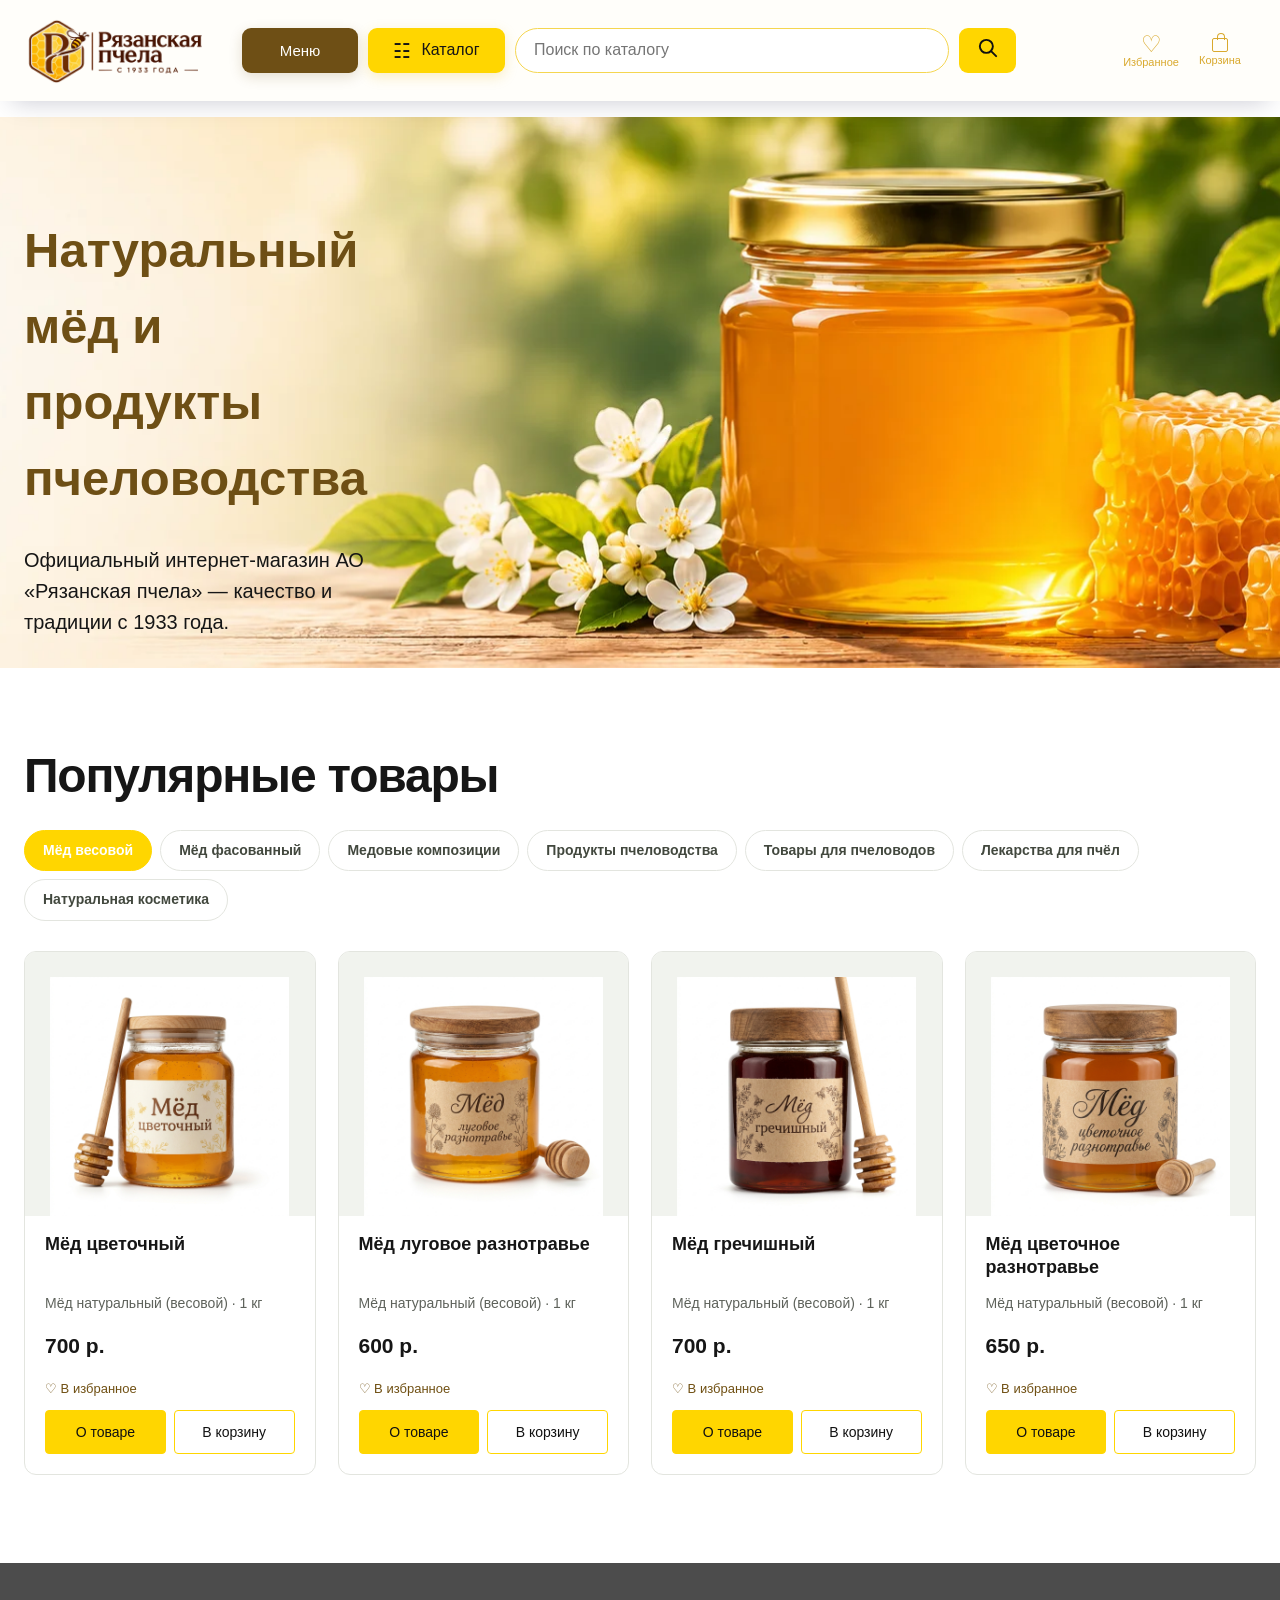
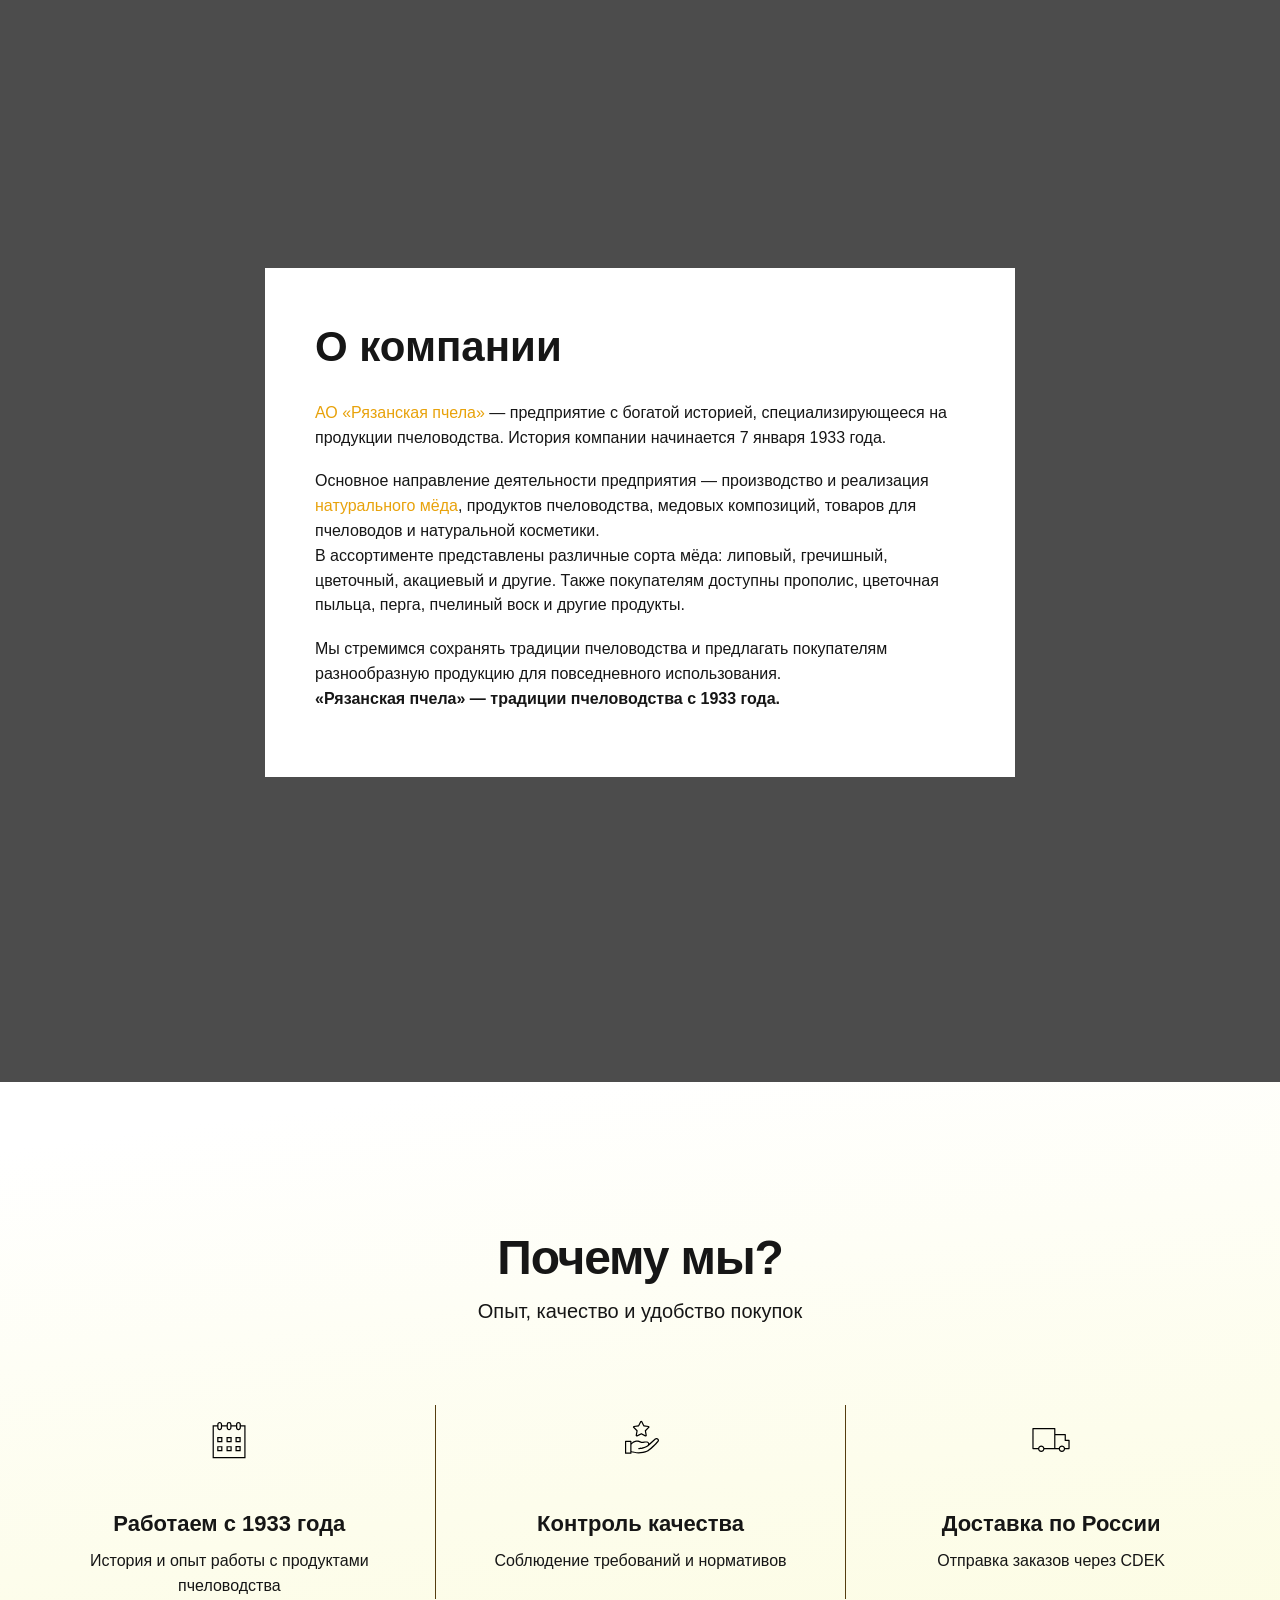
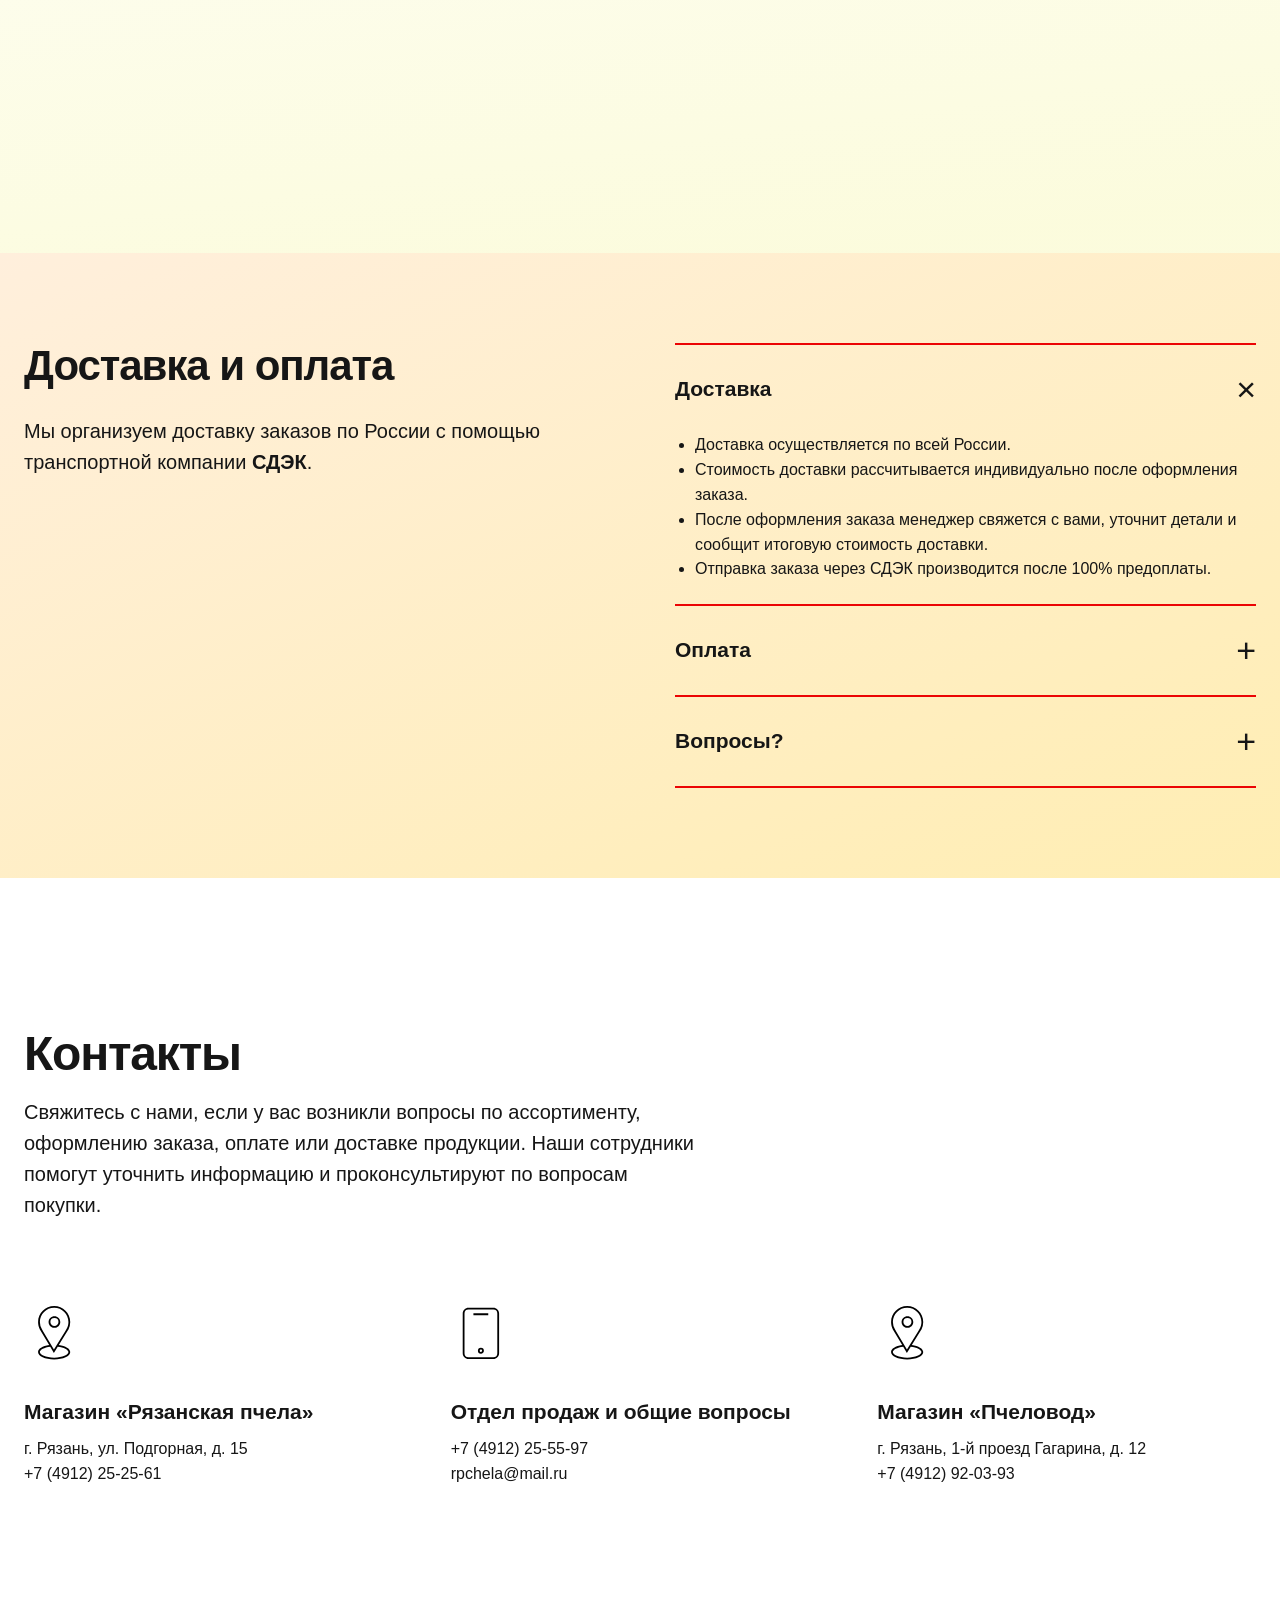
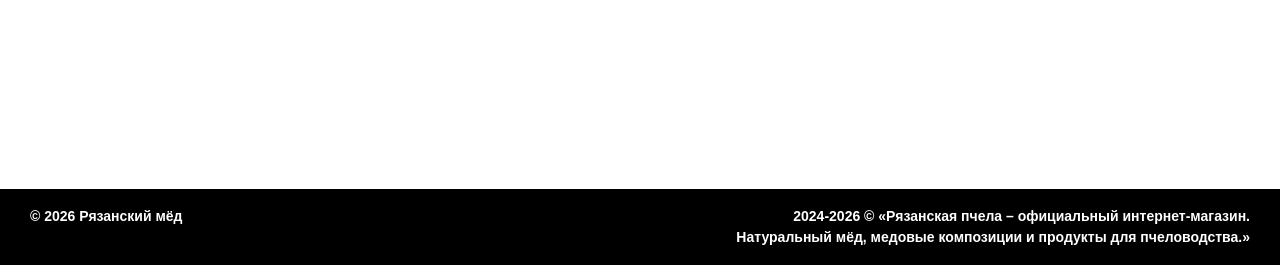
<file: index.html>
<!doctype html>
<html lang="ru"><head><meta charset="utf-8"><meta name="viewport" content="width=device-width,initial-scale=1"><meta name="description" content="АО «Рязанская пчела»: натуральный мёд и продукты пчеловодства."><title>Рязанская пчела — натуральный мёд</title><link rel="stylesheet" href="css/style.css?v=6b47f92"></head>
<body>
<header class="site-header"><div class="container header-top"><a class="brand" href="index.html" aria-label="На главную"><img src="assets/images/logo.png" alt="Рязанская пчела"></a><form class="search" role="search"><button class="menu-button menu-action" type="button" aria-label="Навигационное меню" aria-expanded="false">Меню</button><button class="catalog-trigger" type="button" data-catalog-menu-toggle aria-expanded="false"><span class="catalog-glyph" aria-hidden="true">☷</span>Каталог</button><input type="search" placeholder="Поиск по каталогу" aria-label="Поиск по каталогу"><button class="search-submit" type="submit" aria-label="Найти"><svg class="search-icon" viewBox="0 0 24 24" aria-hidden="true"><circle cx="10.8" cy="10.8" r="6.8"/><path d="m16 16 5 5"/></svg></button><div class="catalog-dropdown" data-catalog-dropdown hidden><a href="catalog.html?category=all#products">Все товары</a><a href="catalog.html?category=weight#products">Мёд натуральный (весовой)</a><a href="catalog.html?category=packed#products">Мёд натуральный (фасованный)</a><a href="catalog.html?category=compositions#products">Медовые композиции</a><a href="catalog.html?category=bee-products#products">Продукты пчеловодства</a><a href="catalog.html?category=beekeeping#products">Товары для пчеловодов</a><a href="catalog.html?category=bee-medicine#products">Лекарства для пчёл</a><a href="catalog.html?category=cosmetics#products">Натуральная косметика</a></div></form><div class="header-actions"><button class="icon-button" type="button" aria-label="Избранное" data-wishlist-open aria-haspopup="dialog"><span class="favorite-counter"></span><span class="header-icon" aria-hidden="true">♡</span><span class="icon-caption">Избранное</span></button><button class="icon-button" type="button" aria-label="Корзина" data-cart-open aria-haspopup="dialog"><span class="header-icon" aria-hidden="true">♧</span><span class="cart-counter"></span><span class="icon-caption">Корзина</span></button></div></div><nav class="main-menu" aria-label="Основная навигация" hidden><ul><li><a href="catalog.html">Каталог</a></li><li><a href="#about">О компании</a></li><li><a href="#delivery">Доставка и оплата</a></li><li><a href="#contacts">Самовывоз и магазины</a></li><li><a href="documents.html">Документы</a></li><li><a href="#contacts">Контакты</a></li></ul></nav></header>
<div class="section-spacer" aria-hidden="true"></div>
<main><section class="hero"><div class="container hero-content"><h1>Натуральный мёд и продукты пчеловодства</h1><p>Официальный интернет-магазин АО «Рязанская пчела» — качество и традиции с 1933 года.</p></div></section>
<section class="products"><div class="container"><h2>Популярные товары</h2><div class="tabs" data-popular-tabs="[data-popular-grid]"><button class="tab" type="button" data-category="weight" aria-selected="true">Мёд весовой</button><button class="tab" type="button" data-category="packed" aria-selected="false">Мёд фасованный</button><button class="tab" type="button" data-category="compositions" aria-selected="false">Медовые композиции</button><button class="tab" type="button" data-category="bee-products" aria-selected="false">Продукты пчеловодства</button><button class="tab" type="button" data-category="beekeeping" aria-selected="false">Товары для пчеловодов</button><button class="tab" type="button" data-category="bee-medicine" aria-selected="false">Лекарства для пчёл</button><button class="tab" type="button" data-category="cosmetics" aria-selected="false">Натуральная косметика</button></div><div class="product-grid" data-popular-grid></div></div></section>
<section class="about" id="about"><article class="about-card"><h2>О компании</h2><p><span class="accent">АО «Рязанская пчела»</span> — предприятие с богатой историей, специализирующееся на продукции пчеловодства. История компании начинается 7 января 1933 года.</p><p>Основное направление деятельности предприятия — производство и реализация <span class="accent">натурального мёда</span>, продуктов пчеловодства, медовых композиций, товаров для пчеловодов и натуральной косметики.<br>В ассортименте представлены различные сорта мёда: липовый, гречишный, цветочный, акациевый и другие. Также покупателям доступны прополис, цветочная пыльца, перга, пчелиный воск и другие продукты.</p><p>Мы стремимся сохранять традиции пчеловодства и предлагать покупателям разнообразную продукцию для повседневного использования.<br><strong>«Рязанская пчела» — традиции пчеловодства с 1933 года.</strong></p></article></section>
<section class="benefits"><div class="container"><h2 class="section-heading">Почему мы?</h2><p class="benefits-lead">Опыт, качество и удобство покупок</p><div class="benefit-grid"><article class="benefit"><img src="assets/icons/calendar.svg" alt=""><h3>Работаем с 1933 года</h3><p>История и опыт работы с продуктами пчеловодства</p></article><article class="benefit"><img src="assets/icons/quality.svg" alt=""><h3>Контроль качества</h3><p>Соблюдение требований и нормативов</p></article><article class="benefit"><img src="assets/icons/delivery.svg" alt=""><h3>Доставка по России</h3><p>Отправка заказов через CDEK</p></article></div></div></section>
<div class="wave-divider" aria-hidden="true"></div>
<section class="delivery" id="delivery"><div class="container delivery-layout"><div><h2 class="section-heading">Доставка и оплата</h2><p class="delivery-lead">Мы организуем доставку заказов по России с помощью транспортной компании <strong>СДЭК</strong>.</p></div><div><article class="accordion"><button type="button" aria-expanded="true" aria-controls="delivery-info">Доставка</button><div class="accordion-content" id="delivery-info"><ul><li>Доставка осуществляется по всей России.</li><li>Стоимость доставки рассчитывается индивидуально после оформления заказа.</li><li>После оформления заказа менеджер свяжется с вами, уточнит детали и сообщит итоговую стоимость доставки.</li><li>Отправка заказа через СДЭК производится после 100% предоплаты.</li></ul></div></article><article class="accordion"><button type="button" aria-expanded="false" aria-controls="payment-info">Оплата</button><div class="accordion-content" id="payment-info" hidden>Оплата заказа производится по согласованию с менеджером. После оформления мы свяжемся с вами для подтверждения состава заказа, его стоимости и способа оплаты.<br><br>Стоимость доставки не включается в стоимость товаров автоматически и рассчитывается отдельно.</div></article><article class="accordion"><button type="button" aria-expanded="false" aria-controls="questions-info">Вопросы?</button><div class="accordion-content" id="questions-info" hidden>Свяжитесь с нами по телефону <strong>+7 (4912) 25-55-97</strong> или электронной почте <a href="mailto:rpchela@mail.ru">rpchela@mail.ru</a>.</div></article></div></div></section>
<section class="contacts" id="contacts"><div class="container"><h2 class="section-heading">Контакты</h2><p class="contacts-lead">Свяжитесь с нами, если у вас возникли вопросы по ассортименту, оформлению заказа, оплате или доставке продукции. Наши сотрудники помогут уточнить информацию и проконсультируют по вопросам покупки.</p><div class="contact-grid"><article class="contact"><img src="assets/icons/location.svg" alt=""><h3>Магазин «Рязанская пчела»</h3><p>г. Рязань, ул. Подгорная, д. 15<br>+7 (4912) 25-25-61</p></article><article class="contact"><img src="assets/icons/phone.svg" alt=""><h3>Отдел продаж и общие вопросы</h3><p>+7 (4912) 25-55-97<br><a href="mailto:rpchela@mail.ru">rpchela@mail.ru</a></p></article><article class="contact"><img src="assets/icons/location.svg" alt=""><h3>Магазин «Пчеловод»</h3><p>г. Рязань, 1-й проезд Гагарина, д. 12<br>+7 (4912) 92-03-93</p></article></div></div></section></main>
<footer class="site-footer"><p>© 2026 Рязанский мёд</p><p>2024-2026 © «Рязанская пчела – официальный интернет-магазин. Натуральный мёд, медовые композиции и продукты для пчеловодства.»</p></footer><script src="js/products-data.js"></script><script src="js/main.js"></script></body></html>
</file>
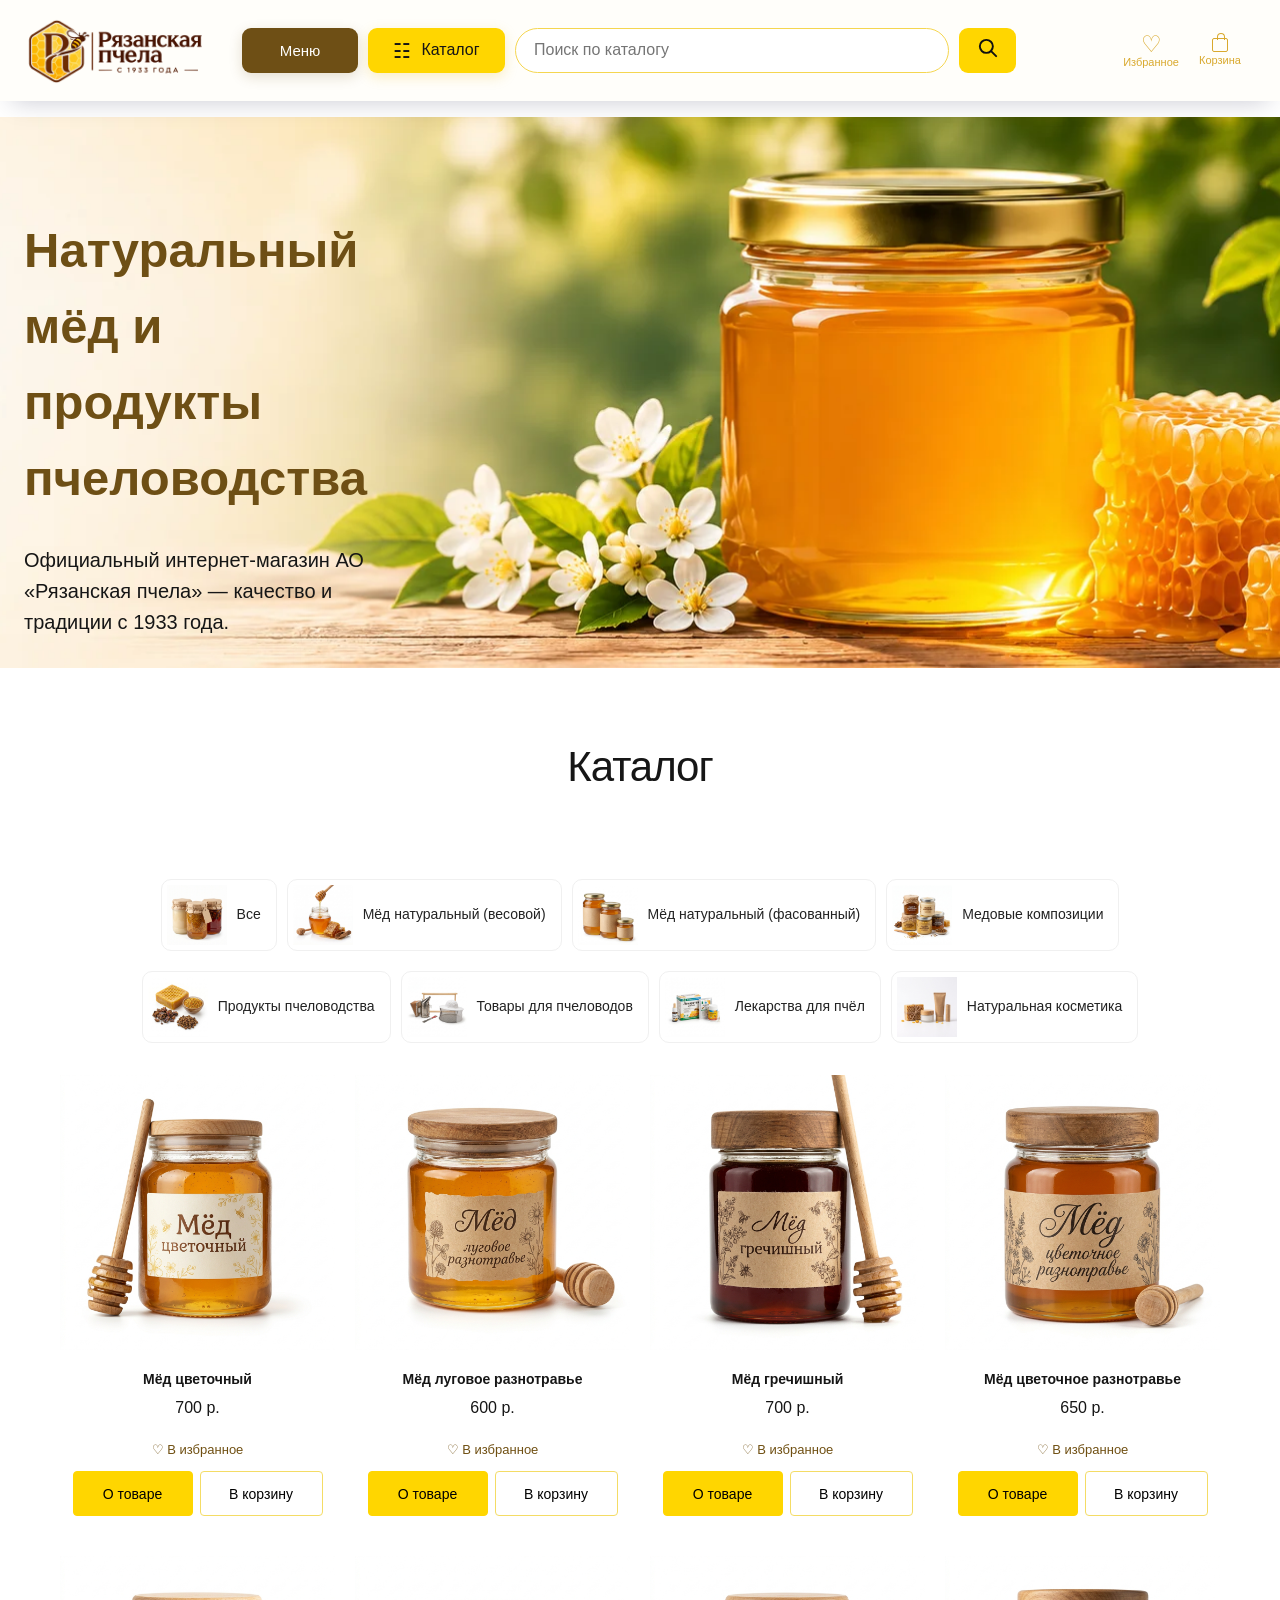
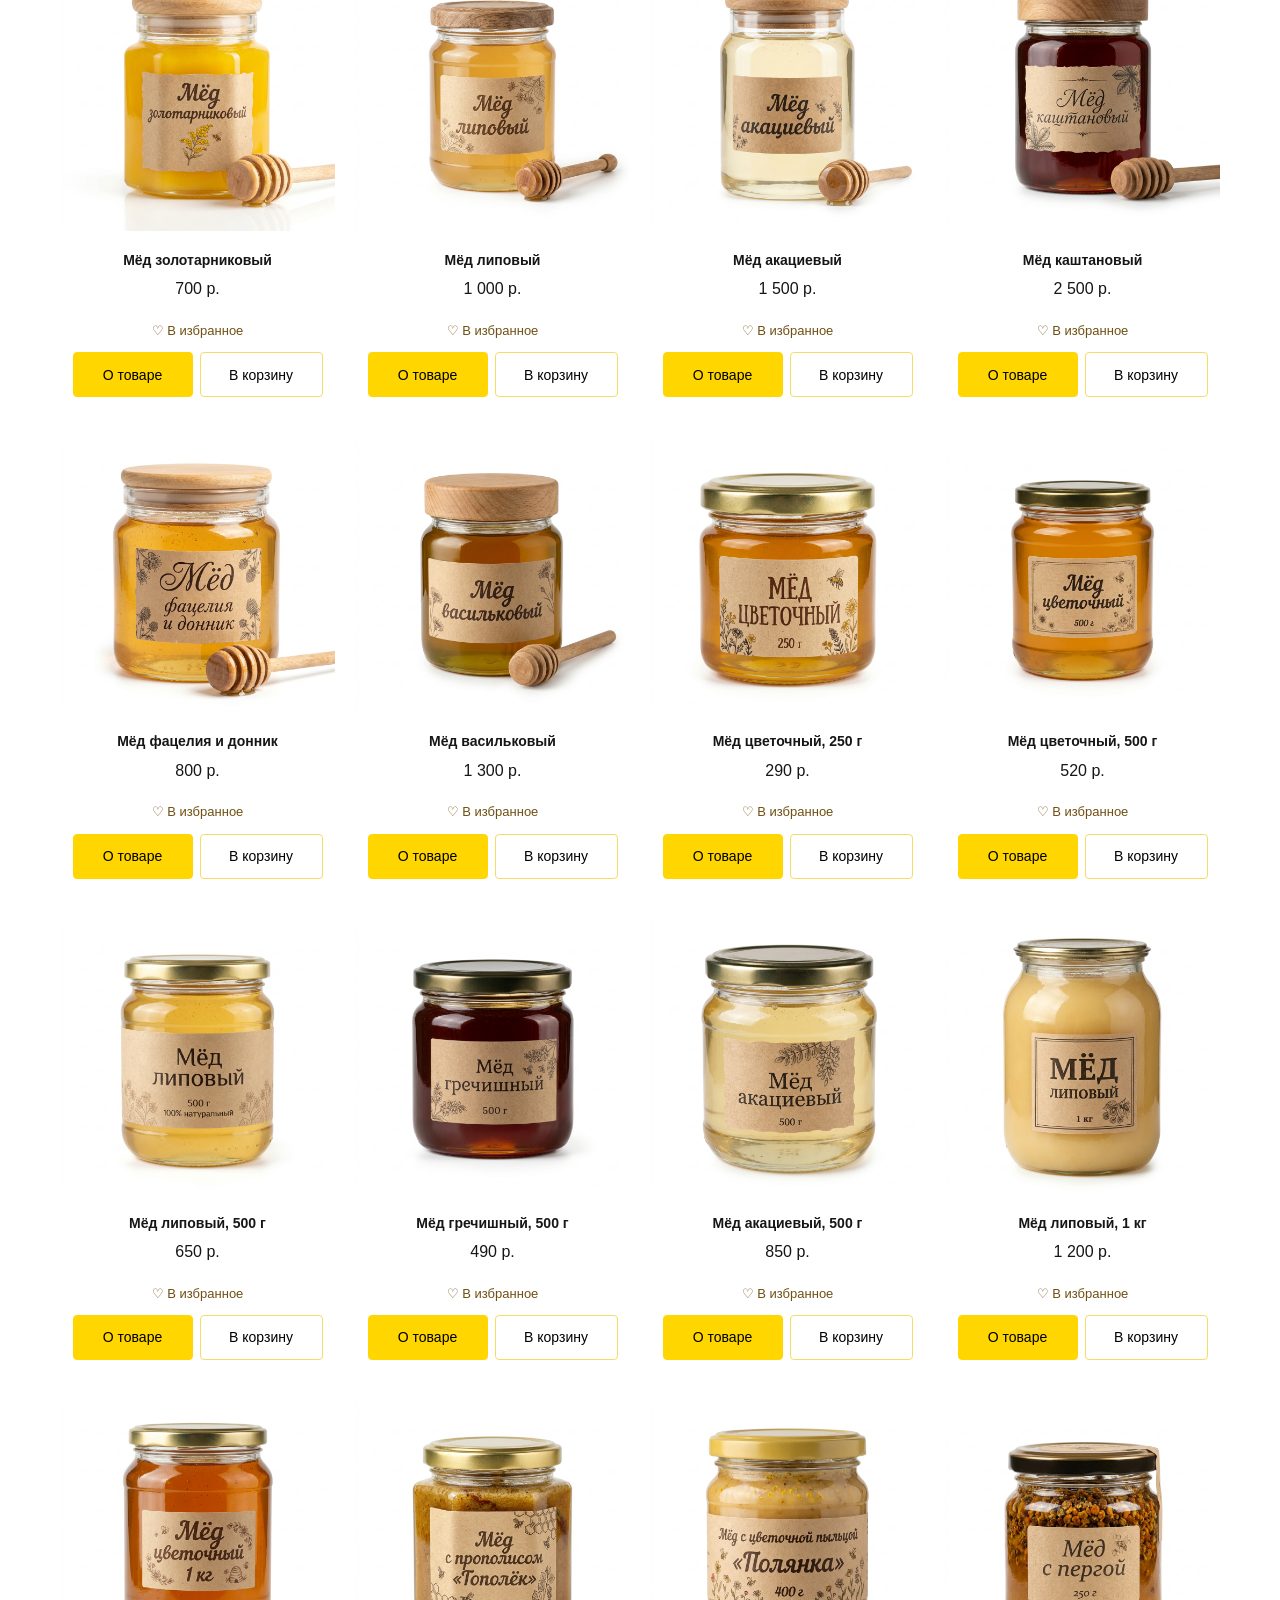
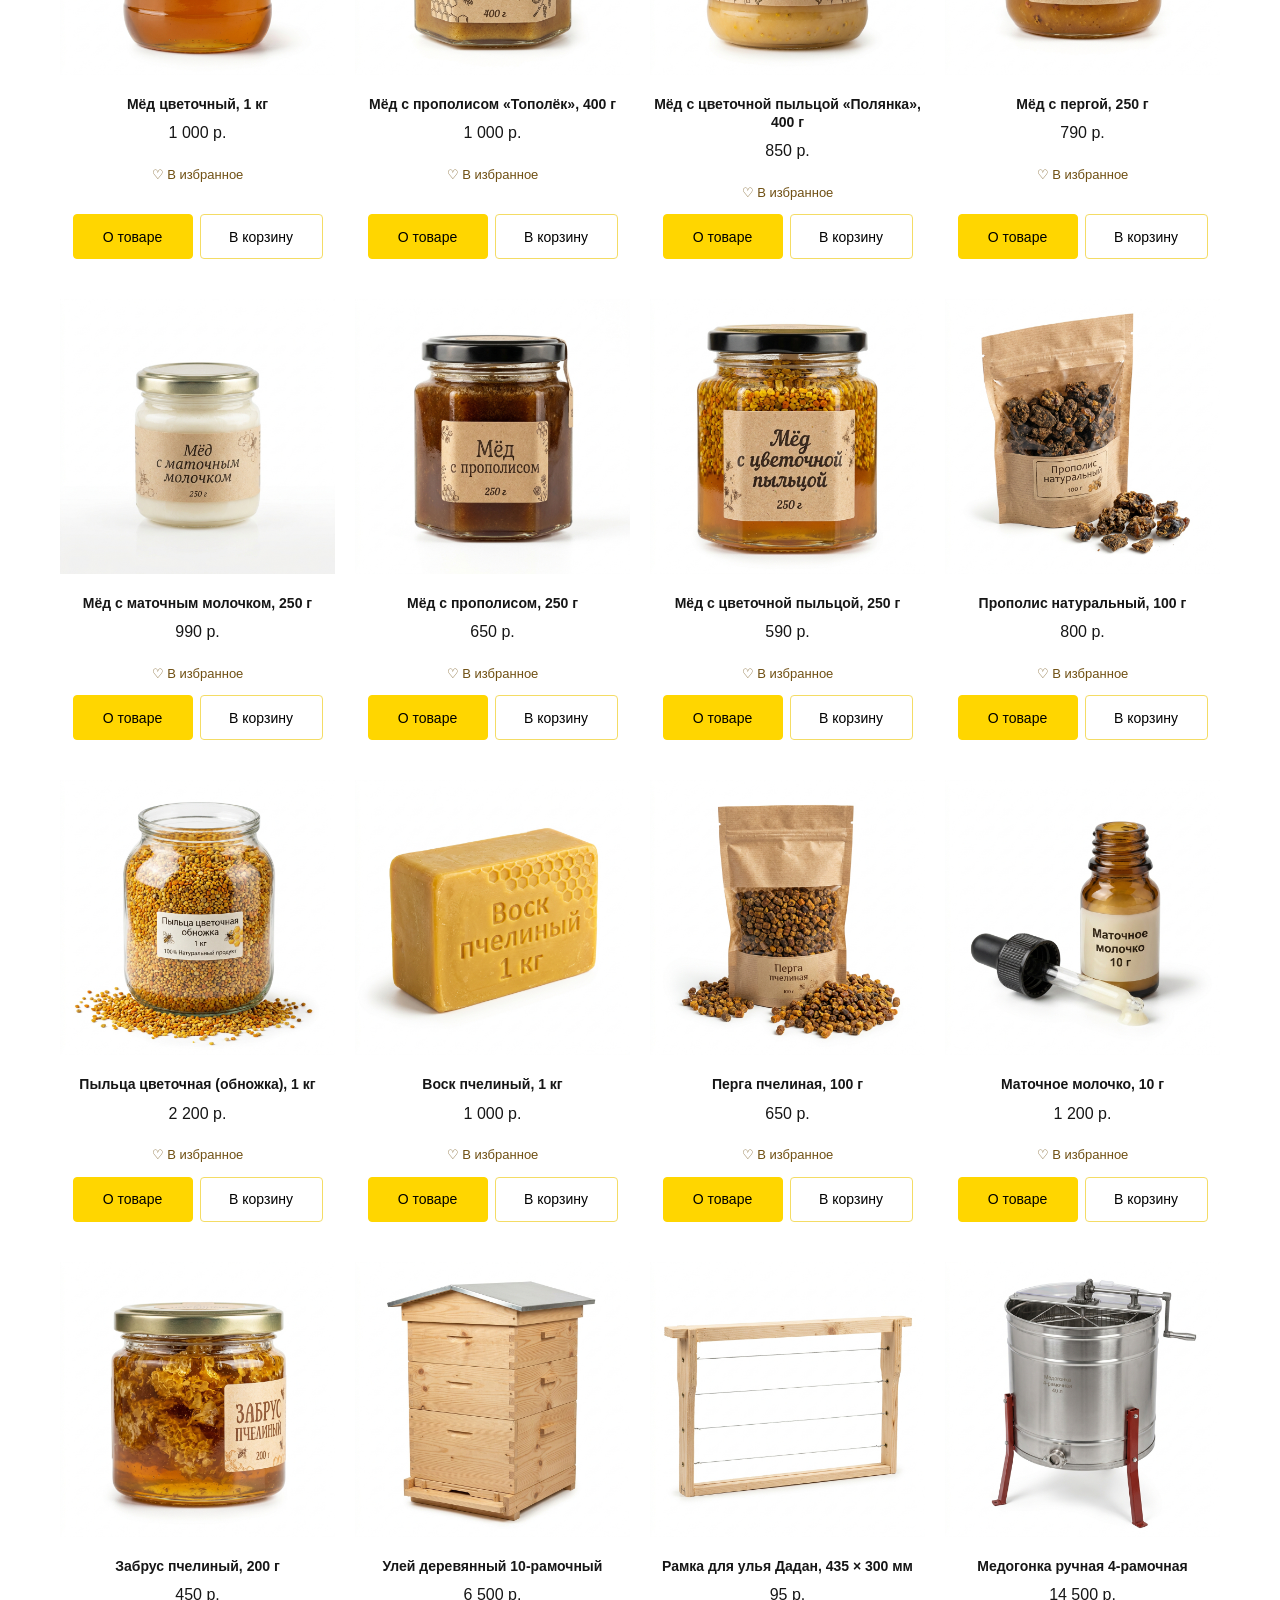
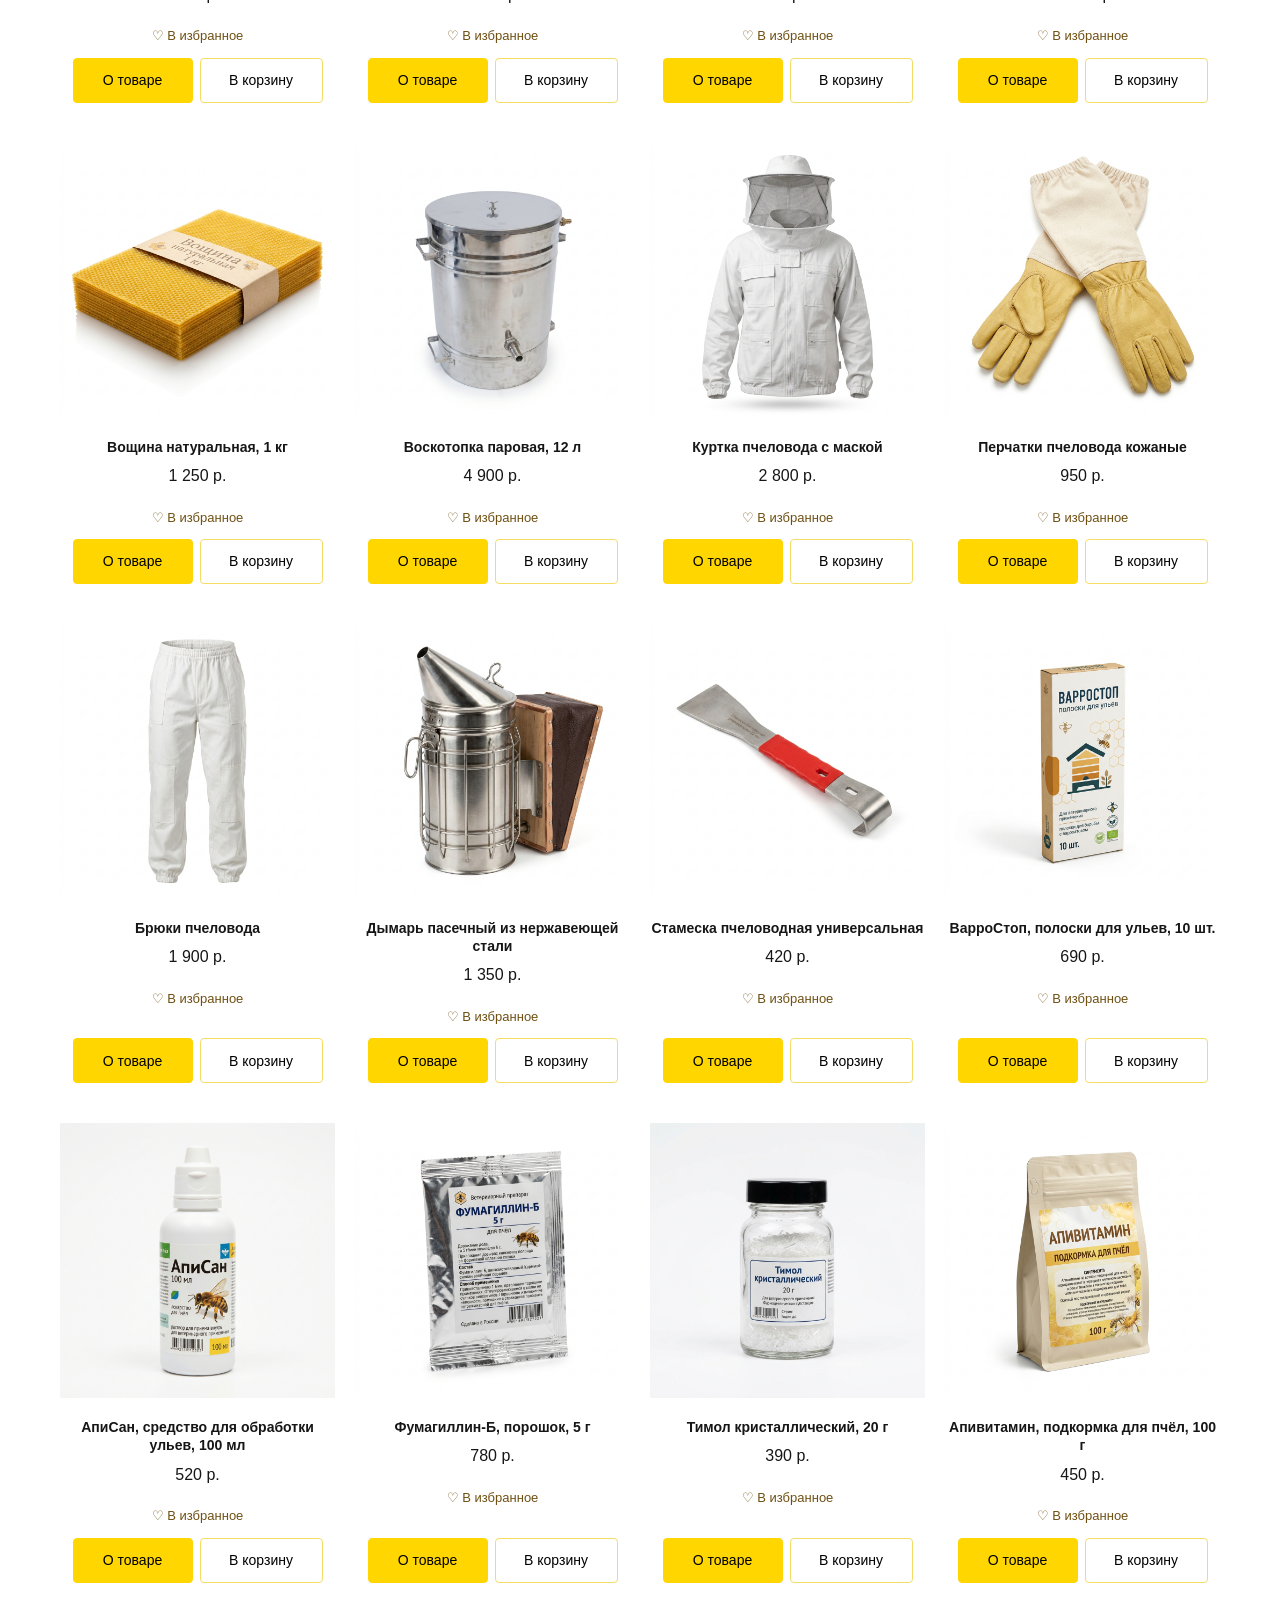
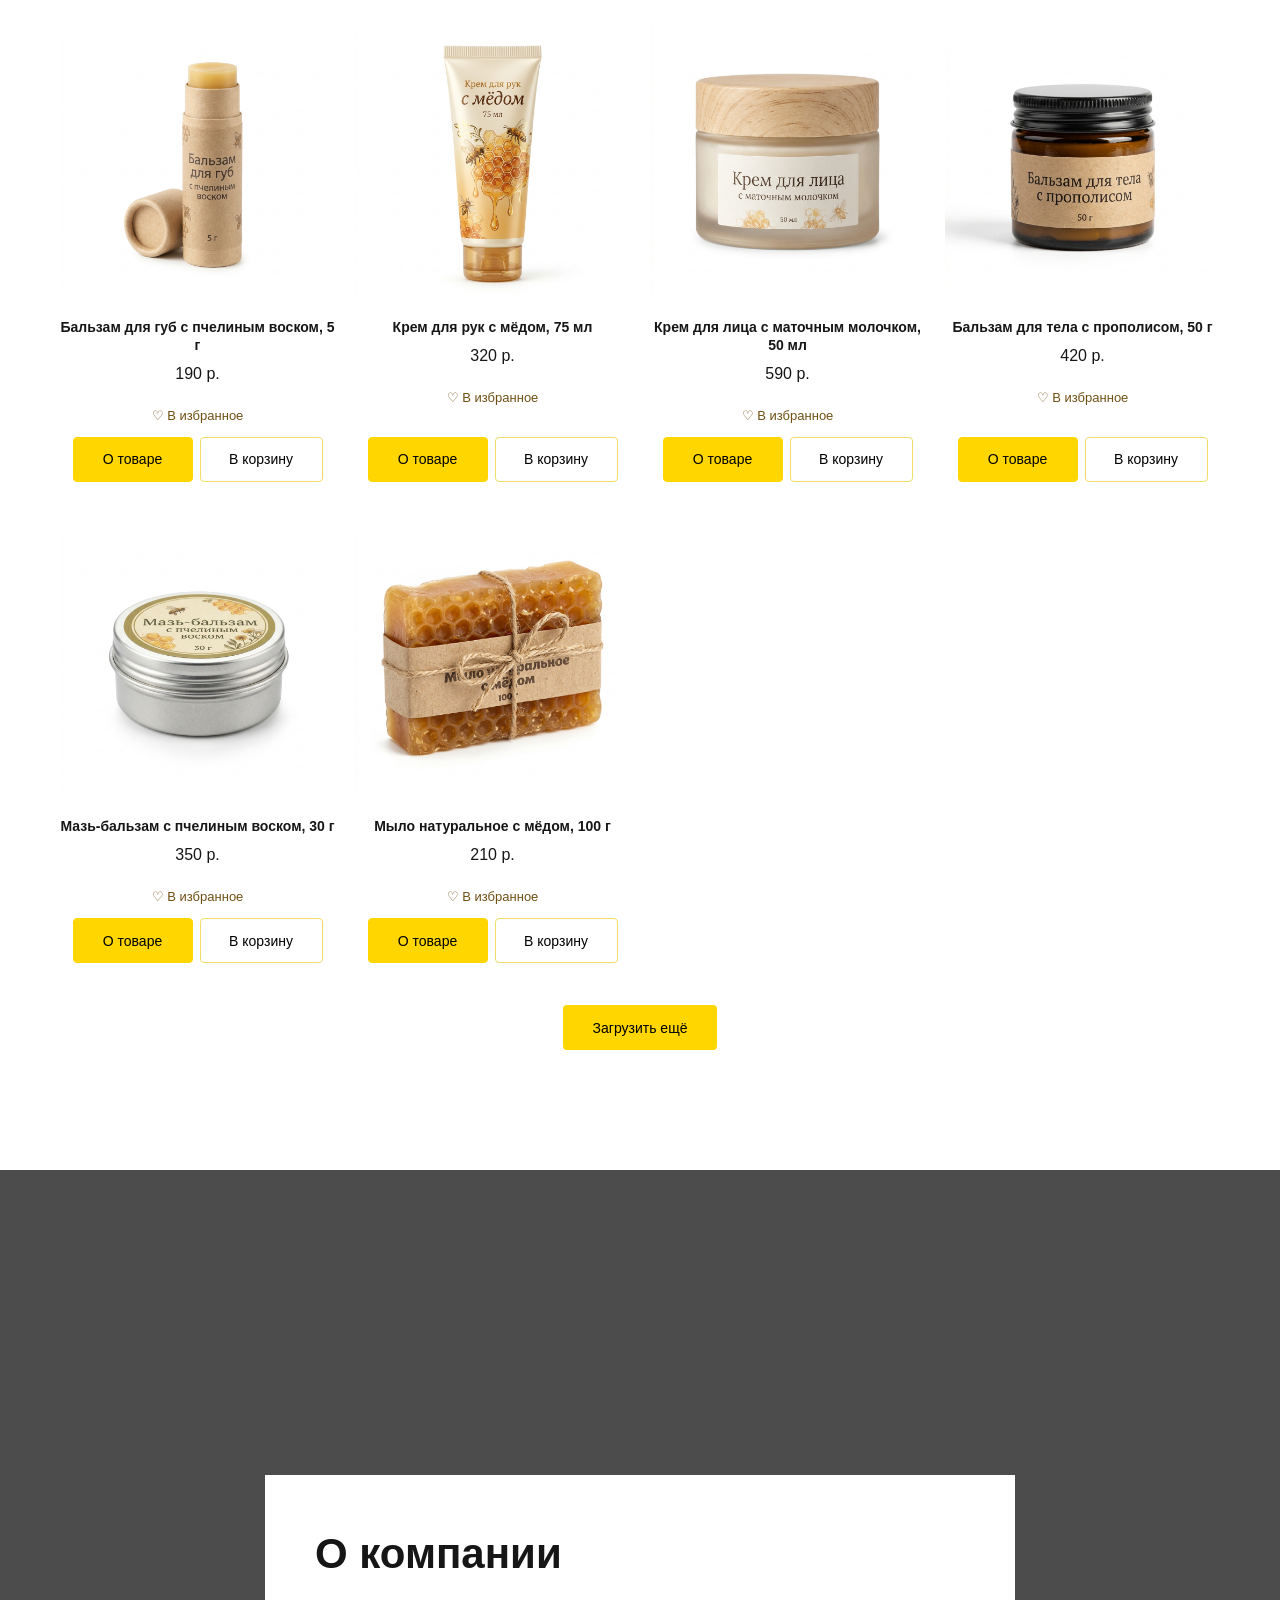
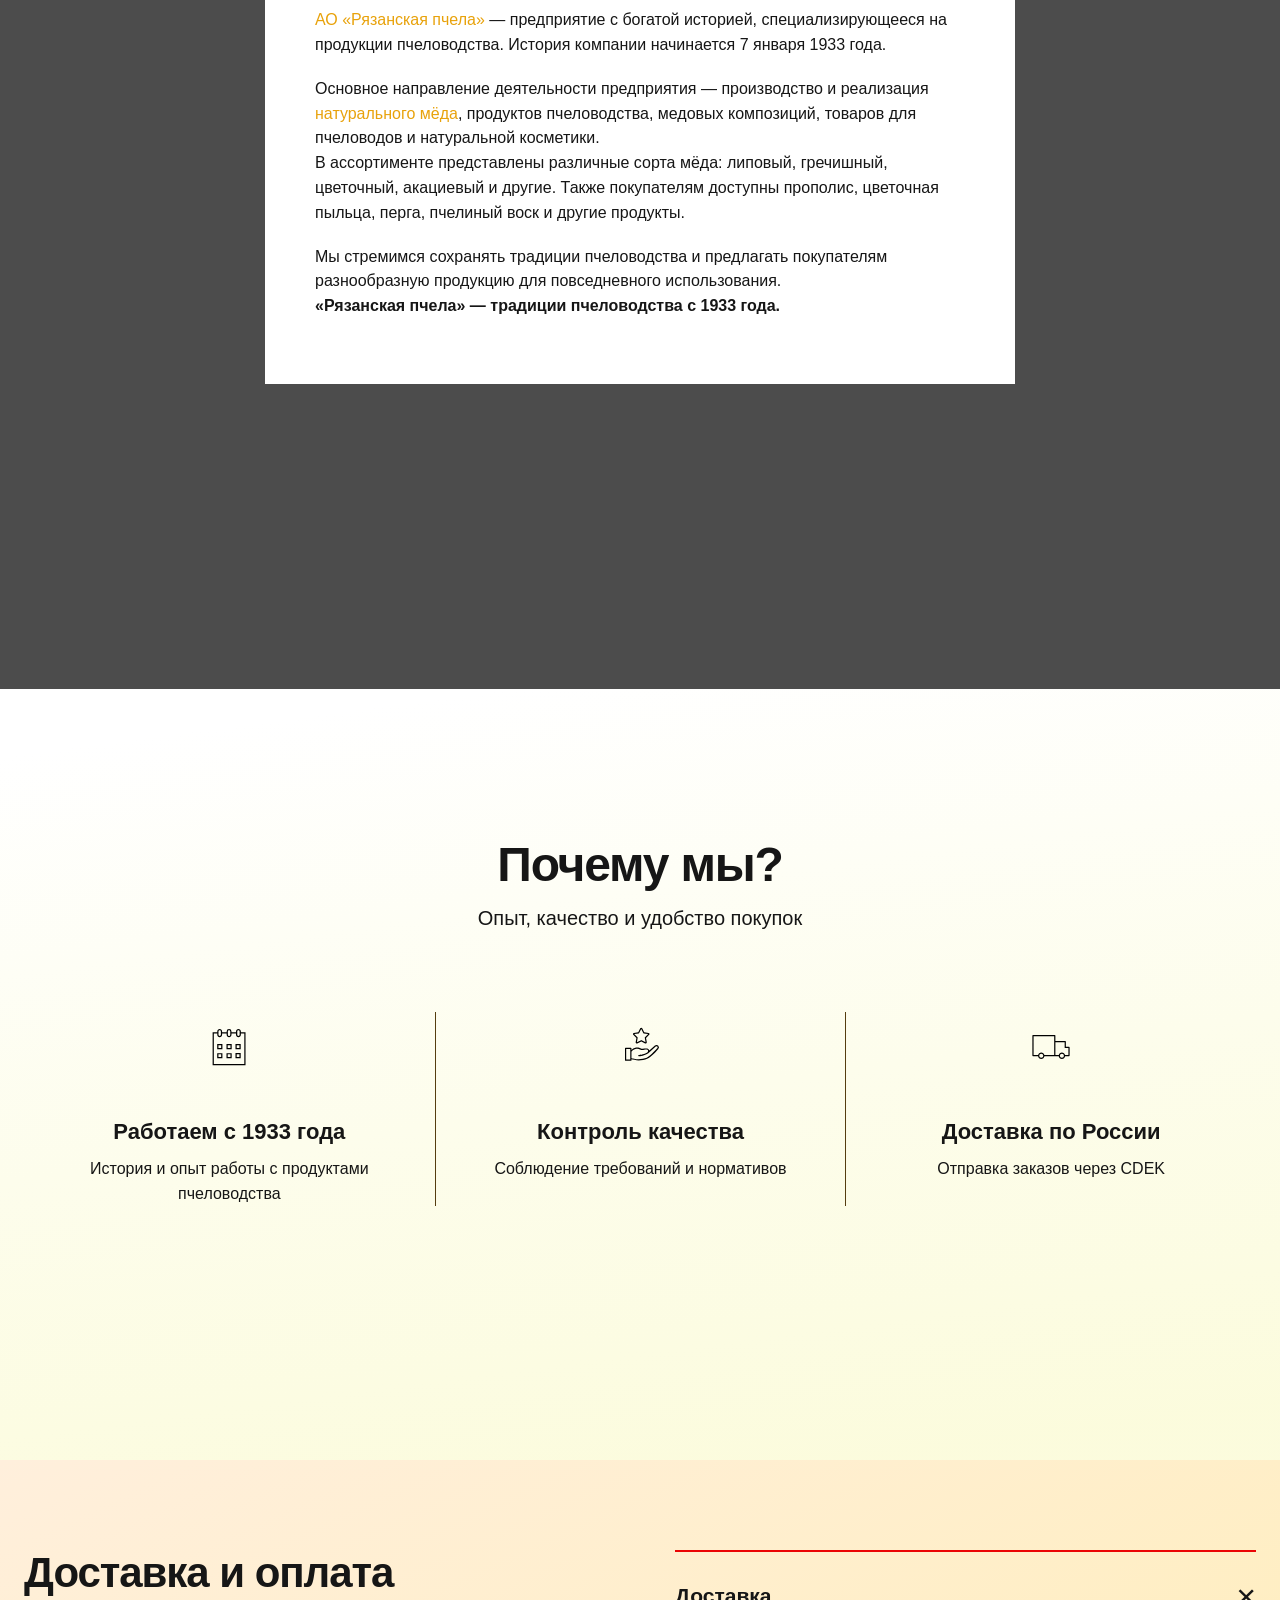
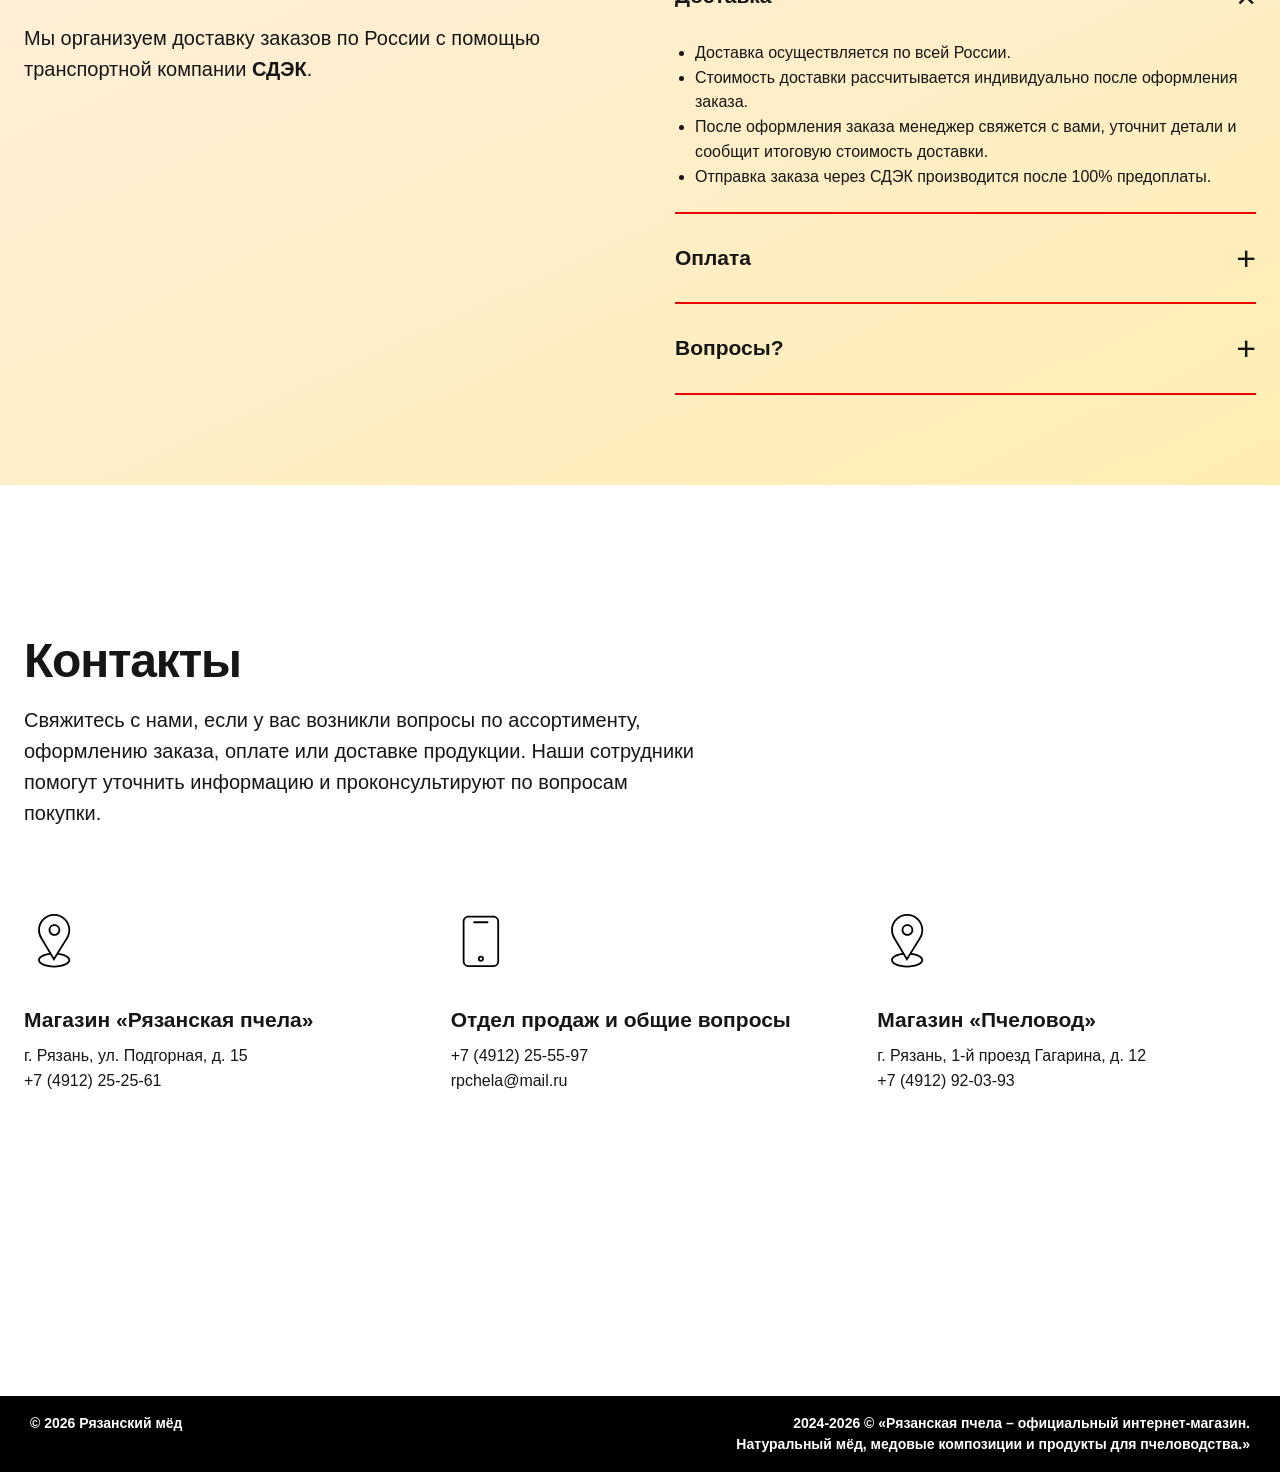
<file: catalog.html>
<!doctype html>
<html lang="ru"><head><meta charset="utf-8"><meta name="viewport" content="width=device-width,initial-scale=1"><meta name="description" content="Каталог продукции АО «Рязанская пчела»."><title>Каталог — Рязанская пчела</title><link rel="stylesheet" href="css/style.css?v=6b47f92"></head>
<body>
<header class="site-header"><div class="container header-top"><a class="brand" href="index.html" aria-label="На главную"><img src="assets/images/logo.png" alt="Рязанская пчела"></a><form class="search" role="search"><button class="menu-button menu-action" type="button" aria-label="Навигационное меню" aria-expanded="false">Меню</button><button class="catalog-trigger" type="button" data-catalog-menu-toggle aria-expanded="false"><span class="catalog-glyph" aria-hidden="true">☷</span>Каталог</button><input type="search" placeholder="Поиск по каталогу" aria-label="Поиск по каталогу"><button class="search-submit" type="submit" aria-label="Найти"><svg class="search-icon" viewBox="0 0 24 24" aria-hidden="true"><circle cx="10.8" cy="10.8" r="6.8"/><path d="m16 16 5 5"/></svg></button><div class="catalog-dropdown" data-catalog-dropdown hidden><a href="catalog.html?category=all#products">Все товары</a><a href="catalog.html?category=weight#products">Мёд натуральный (весовой)</a><a href="catalog.html?category=packed#products">Мёд натуральный (фасованный)</a><a href="catalog.html?category=compositions#products">Медовые композиции</a><a href="catalog.html?category=bee-products#products">Продукты пчеловодства</a><a href="catalog.html?category=beekeeping#products">Товары для пчеловодов</a><a href="catalog.html?category=bee-medicine#products">Лекарства для пчёл</a><a href="catalog.html?category=cosmetics#products">Натуральная косметика</a></div></form><div class="header-actions"><button class="icon-button" type="button" aria-label="Избранное" data-wishlist-open aria-haspopup="dialog"><span class="favorite-counter"></span><span class="header-icon" aria-hidden="true">♡</span><span class="icon-caption">Избранное</span></button><button class="icon-button" type="button" aria-label="Корзина" data-cart-open aria-haspopup="dialog"><span class="header-icon" aria-hidden="true">♧</span><span class="cart-counter"></span><span class="icon-caption">Корзина</span></button></div></div><nav class="main-menu" aria-label="Основная навигация" hidden><ul><li><a href="index.html">Главная</a></li><li><a href="catalog.html" aria-current="page">Каталог</a></li><li><a href="index.html#about">О компании</a></li><li><a href="index.html#delivery">Доставка и оплата</a></li><li><a href="documents.html">Документы</a></li></ul></nav></header>
<div class="section-spacer" aria-hidden="true"></div>
<main>
<section class="hero"><div class="container hero-content"><h1>Натуральный мёд и продукты пчеловодства</h1><p>Официальный интернет-магазин АО «Рязанская пчела» — качество и традиции с 1933 года.</p></div></section>
<section class="catalog-page" id="products"><div class="container"><h1 class="section-heading">Каталог</h1><div class="category-grid" aria-label="Категории каталога"><a class="category-tile" href="catalog.html?category=all#products" data-catalog-filter="all"><img src="assets/categories/all.jpg" alt=""><span>Все</span></a><a class="category-tile" href="catalog.html?category=weight#products" data-catalog-filter="weight"><img src="assets/categories/honey-weight.jpg" alt=""><span>Мёд натуральный (весовой)</span></a><a class="category-tile" href="catalog.html?category=packed#products" data-catalog-filter="packed"><img src="assets/categories/honey-packed.jpg" alt=""><span>Мёд натуральный (фасованный)</span></a><a class="category-tile" href="catalog.html?category=compositions#products" data-catalog-filter="compositions"><img src="assets/categories/compositions.jpg" alt=""><span>Медовые композиции</span></a><a class="category-tile" href="catalog.html?category=bee-products#products" data-catalog-filter="bee-products"><img src="assets/categories/bee-products.jpg" alt=""><span>Продукты пчеловодства</span></a><a class="category-tile" href="catalog.html?category=beekeeping#products" data-catalog-filter="beekeeping"><img src="assets/categories/beekeeping.jpg" alt=""><span>Товары для пчеловодов</span></a><a class="category-tile" href="catalog.html?category=bee-medicine#products" data-catalog-filter="bee-medicine"><img src="assets/categories/bee-medicine.jpg" alt=""><span>Лекарства для пчёл</span></a><a class="category-tile" href="catalog.html?category=cosmetics#products" data-catalog-filter="cosmetics"><img src="assets/categories/cosmetics.jpg" alt=""><span>Натуральная косметика</span></a></div><div class="catalog-products" data-catalog-grid></div><button class="load-more" type="button">Загрузить ещё</button></div></section>
<section class="about" id="about"><article class="about-card"><h2>О компании</h2><p><span class="accent">АО «Рязанская пчела»</span> — предприятие с богатой историей, специализирующееся на продукции пчеловодства. История компании начинается 7 января 1933 года.</p><p>Основное направление деятельности предприятия — производство и реализация <span class="accent">натурального мёда</span>, продуктов пчеловодства, медовых композиций, товаров для пчеловодов и натуральной косметики.<br>В ассортименте представлены различные сорта мёда: липовый, гречишный, цветочный, акациевый и другие. Также покупателям доступны прополис, цветочная пыльца, перга, пчелиный воск и другие продукты.</p><p>Мы стремимся сохранять традиции пчеловодства и предлагать покупателям разнообразную продукцию для повседневного использования.<br><strong>«Рязанская пчела» — традиции пчеловодства с 1933 года.</strong></p></article></section>
<section class="benefits"><div class="container"><h2 class="section-heading">Почему мы?</h2><p class="benefits-lead">Опыт, качество и удобство покупок</p><div class="benefit-grid"><article class="benefit"><img src="assets/icons/calendar.svg" alt=""><h3>Работаем с 1933 года</h3><p>История и опыт работы с продуктами пчеловодства</p></article><article class="benefit"><img src="assets/icons/quality.svg" alt=""><h3>Контроль качества</h3><p>Соблюдение требований и нормативов</p></article><article class="benefit"><img src="assets/icons/delivery.svg" alt=""><h3>Доставка по России</h3><p>Отправка заказов через CDEK</p></article></div></div></section>
<div class="wave-divider" aria-hidden="true"></div>
<section class="delivery" id="delivery"><div class="container delivery-layout"><div><h2 class="section-heading">Доставка и оплата</h2><p class="delivery-lead">Мы организуем доставку заказов по России с помощью транспортной компании <strong>СДЭК</strong>.</p></div><div><article class="accordion"><button type="button" aria-expanded="true" aria-controls="delivery-info">Доставка</button><div class="accordion-content" id="delivery-info"><ul><li>Доставка осуществляется по всей России.</li><li>Стоимость доставки рассчитывается индивидуально после оформления заказа.</li><li>После оформления заказа менеджер свяжется с вами, уточнит детали и сообщит итоговую стоимость доставки.</li><li>Отправка заказа через СДЭК производится после 100% предоплаты.</li></ul></div></article><article class="accordion"><button type="button" aria-expanded="false" aria-controls="payment-info">Оплата</button><div class="accordion-content" id="payment-info" hidden>Оплата заказа производится по согласованию с менеджером. После оформления мы свяжемся с вами для подтверждения состава заказа, его стоимости и способа оплаты.<br><br>Стоимость доставки не включается в стоимость товаров автоматически и рассчитывается отдельно.</div></article><article class="accordion"><button type="button" aria-expanded="false" aria-controls="questions-info">Вопросы?</button><div class="accordion-content" id="questions-info" hidden>Свяжитесь с нами по телефону <strong>+7 (4912) 25-55-97</strong> или электронной почте <a href="mailto:rpchela@mail.ru">rpchela@mail.ru</a>.</div></article></div></div></section>
<section class="contacts" id="contacts"><div class="container"><h2 class="section-heading">Контакты</h2><p class="contacts-lead">Свяжитесь с нами, если у вас возникли вопросы по ассортименту, оформлению заказа, оплате или доставке продукции. Наши сотрудники помогут уточнить информацию и проконсультируют по вопросам покупки.</p><div class="contact-grid"><article class="contact"><img src="assets/icons/location.svg" alt=""><h3>Магазин «Рязанская пчела»</h3><p>г. Рязань, ул. Подгорная, д. 15<br>+7 (4912) 25-25-61</p></article><article class="contact"><img src="assets/icons/phone.svg" alt=""><h3>Отдел продаж и общие вопросы</h3><p>+7 (4912) 25-55-97<br><a href="mailto:rpchela@mail.ru">rpchela@mail.ru</a></p></article><article class="contact"><img src="assets/icons/location.svg" alt=""><h3>Магазин «Пчеловод»</h3><p>г. Рязань, 1-й проезд Гагарина, д. 12<br>+7 (4912) 92-03-93</p></article></div></div></section>
</main><footer class="site-footer"><p>© 2026 Рязанский мёд</p><p>2024-2026 © «Рязанская пчела – официальный интернет-магазин. Натуральный мёд, медовые композиции и продукты для пчеловодства.»</p></footer><script src="js/products-data.js"></script><script src="js/main.js"></script></body></html>
</file>
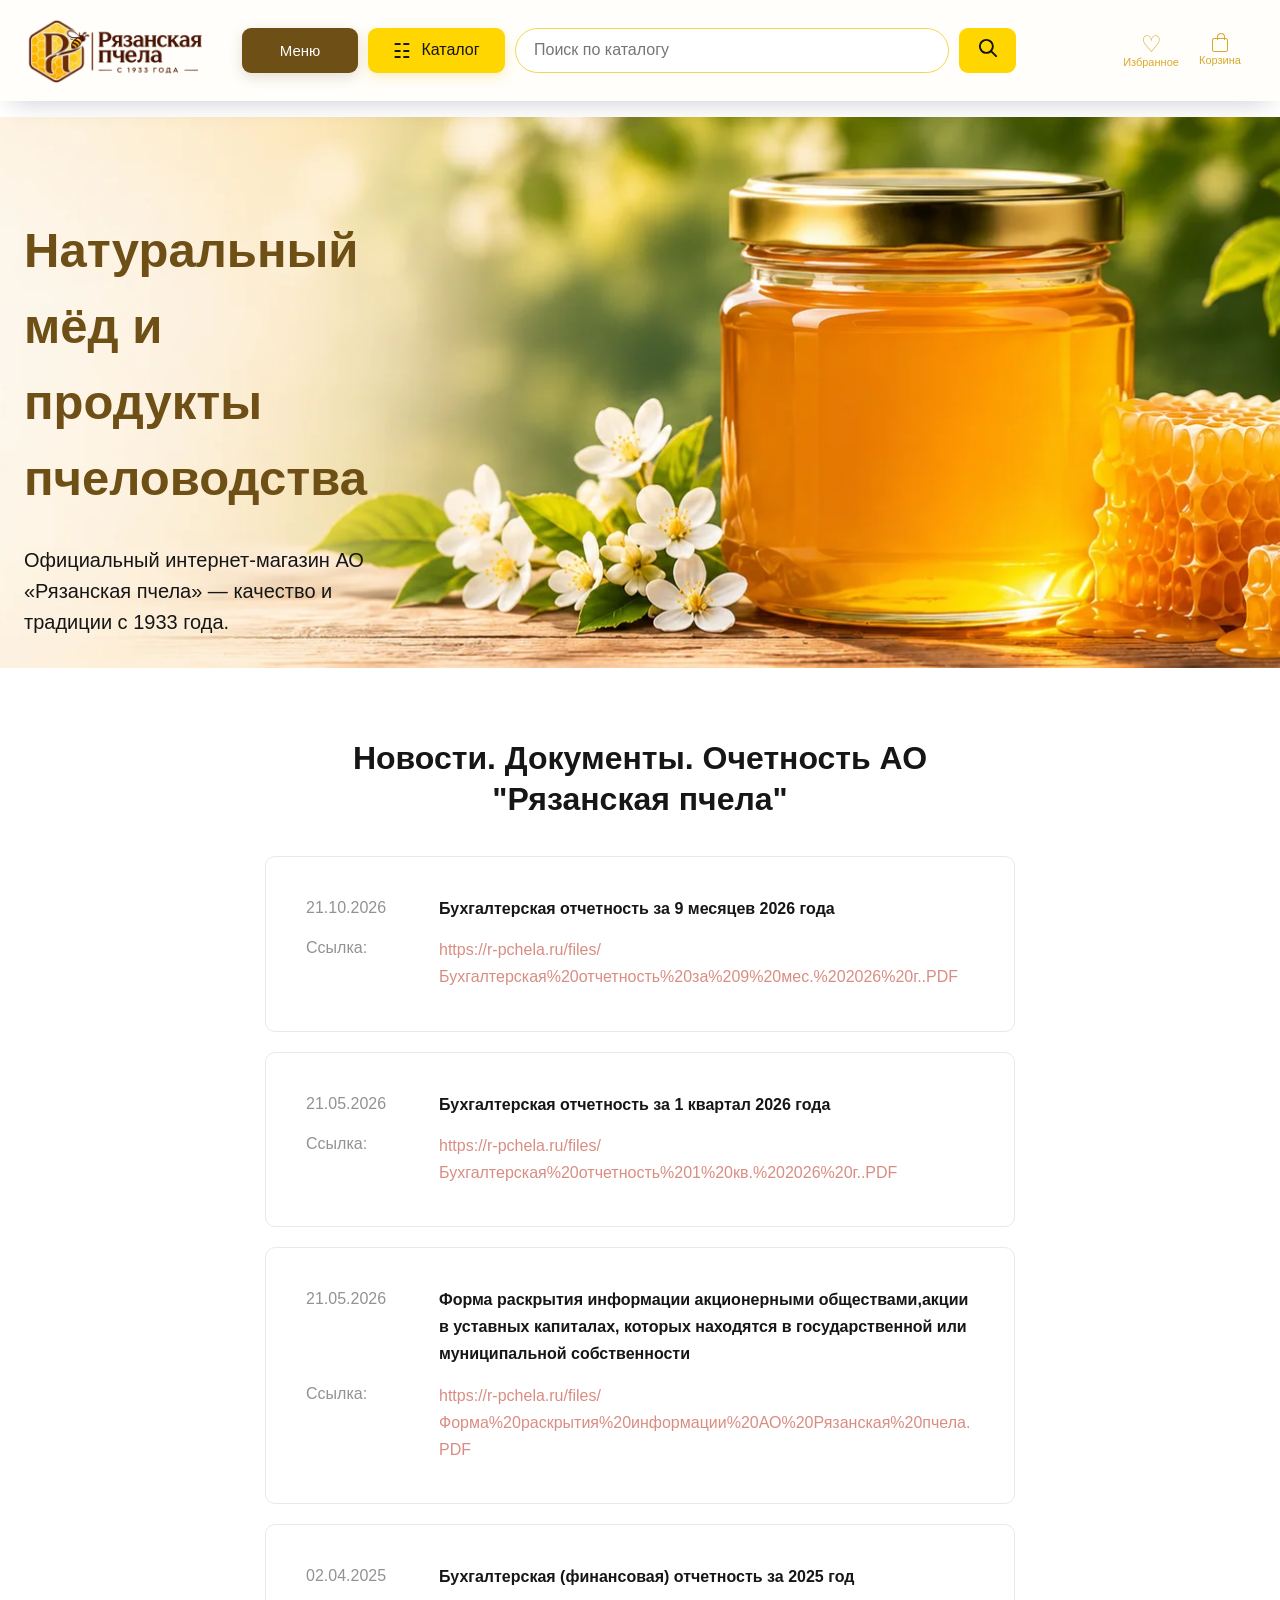
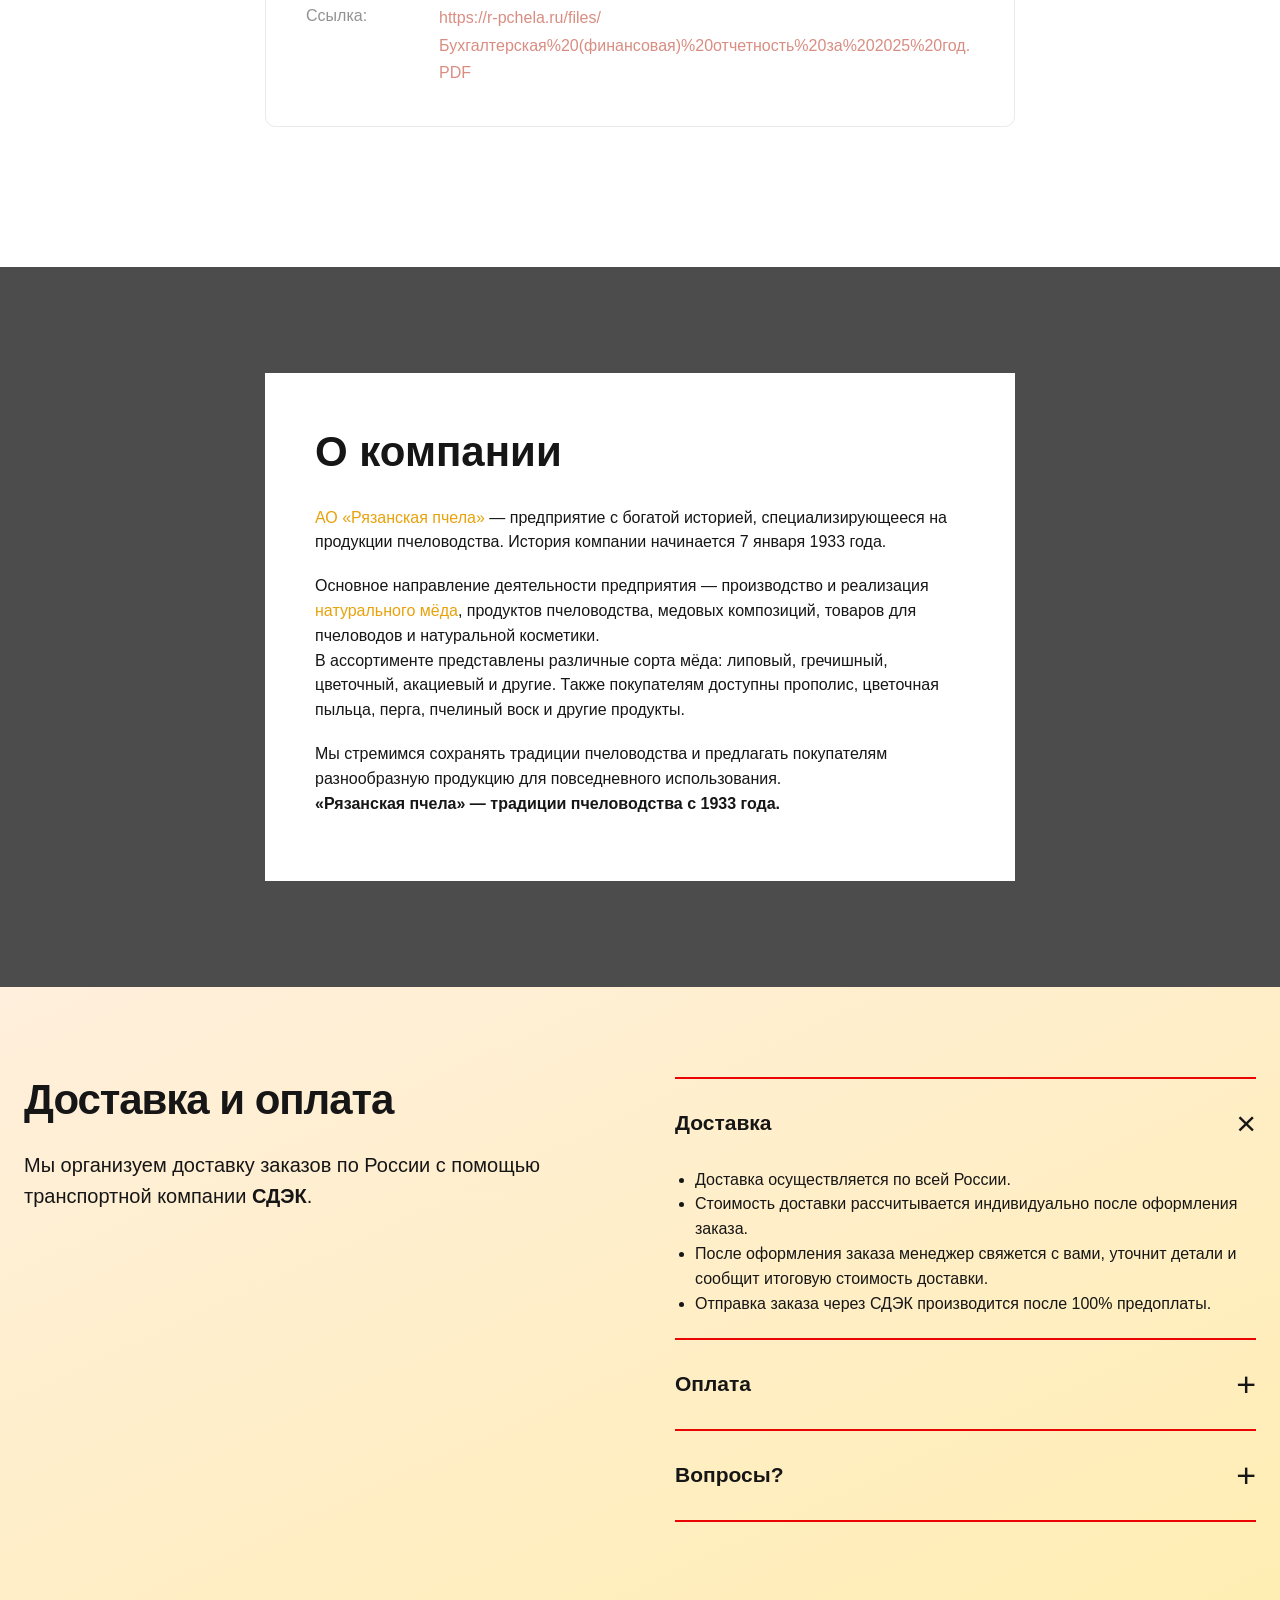
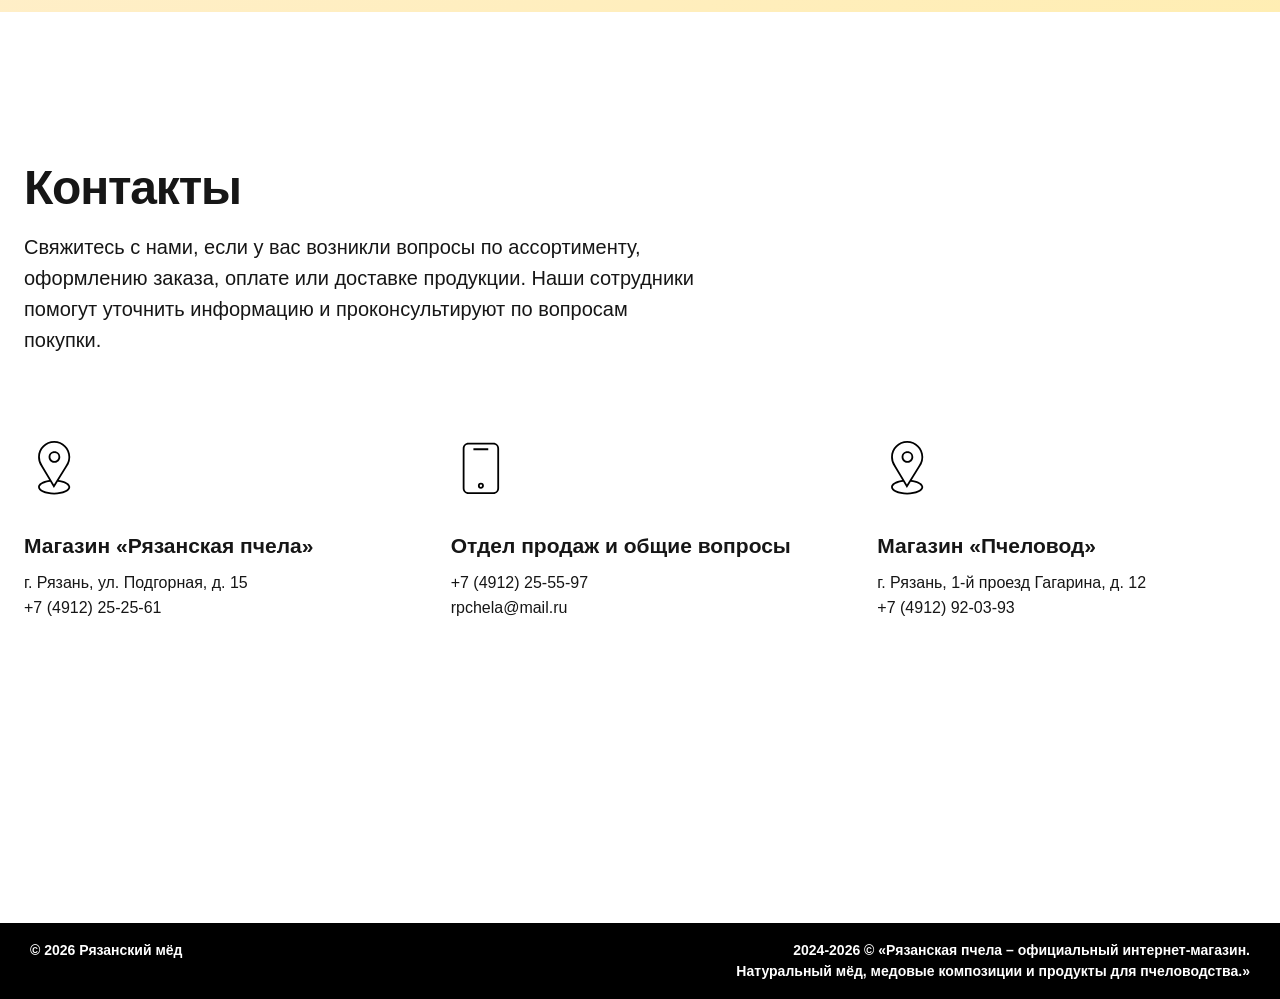
<file: documents.html>
<!doctype html>
<html lang="ru"><head><meta charset="utf-8"><meta name="viewport" content="width=device-width,initial-scale=1"><meta name="description" content="Новости, документы и отчетность АО «Рязанская пчела»."><title>Документы — Рязанская пчела</title><link rel="stylesheet" href="css/style.css?v=6b47f92"></head>
<body class="documents-page">
<header class="site-header"><div class="container header-top"><a class="brand" href="index.html" aria-label="На главную"><img src="assets/images/logo.png" alt="Рязанская пчела"></a><form class="search" role="search"><button class="menu-button menu-action" type="button" aria-label="Навигационное меню" aria-expanded="false">Меню</button><button class="catalog-trigger" type="button" data-catalog-menu-toggle aria-expanded="false"><span class="catalog-glyph" aria-hidden="true">☷</span>Каталог</button><input type="search" placeholder="Поиск по каталогу" aria-label="Поиск по каталогу"><button class="search-submit" type="submit" aria-label="Найти"><svg class="search-icon" viewBox="0 0 24 24" aria-hidden="true"><circle cx="10.8" cy="10.8" r="6.8"/><path d="m16 16 5 5"/></svg></button><div class="catalog-dropdown" data-catalog-dropdown hidden><a href="catalog.html?category=all#products">Все товары</a><a href="catalog.html?category=weight#products">Мёд натуральный (весовой)</a><a href="catalog.html?category=packed#products">Мёд натуральный (фасованный)</a><a href="catalog.html?category=compositions#products">Медовые композиции</a><a href="catalog.html?category=bee-products#products">Продукты пчеловодства</a><a href="catalog.html?category=beekeeping#products">Товары для пчеловодов</a><a href="catalog.html?category=bee-medicine#products">Лекарства для пчёл</a><a href="catalog.html?category=cosmetics#products">Натуральная косметика</a></div></form><div class="header-actions"><button class="icon-button" type="button" aria-label="Избранное" data-wishlist-open aria-haspopup="dialog"><span class="favorite-counter"></span><span class="header-icon" aria-hidden="true">♡</span><span class="icon-caption">Избранное</span></button><button class="icon-button" type="button" aria-label="Корзина" data-cart-open aria-haspopup="dialog"><span class="header-icon" aria-hidden="true">♧</span><span class="cart-counter"></span><span class="icon-caption">Корзина</span></button></div></div><nav class="main-menu" aria-label="Основная навигация" hidden><ul><li><a href="index.html">Главная</a></li><li><a href="catalog.html">Каталог</a></li><li><a href="index.html#about">О компании</a></li><li><a href="index.html#delivery">Доставка и оплата</a></li><li><a href="documents.html" aria-current="page">Документы</a></li></ul></nav></header>
<div class="section-spacer" aria-hidden="true"></div>
<main>
<section class="hero"><div class="container hero-content"><h1>Натуральный мёд и продукты пчеловодства</h1><p>Официальный интернет-магазин АО «Рязанская пчела» — качество и традиции с 1933 года.</p></div></section>
<div class="section-spacer" aria-hidden="true"></div>
<section class="documents"><div class="container"><h1>Новости. Документы. Очетность АО "Рязанская пчела"</h1><ul class="document-list"><li><time class="document-date" datetime="2026-10-21">21.10.2026</time><h2>Бухгалтерская отчетность за 9 месяцев 2026 года</h2><div class="document-link"><span class="document-link-label">Ссылка:</span><a href="https://r-pchela.ru/files/%D0%91%D1%83%D1%85%D0%B3%D0%B0%D0%BB%D1%82%D0%B5%D1%80%D1%81%D0%BA%D0%B0%D1%8F%20%D0%BE%D1%82%D1%87%D0%B5%D1%82%D0%BD%D0%BE%D1%81%D1%82%D1%8C%20%D0%B7%D0%B0%209%20%D0%BC%D0%B5%D1%81.%202026%20%D0%B3..PDF" target="_blank" rel="noopener">https://r-pchela.ru/files/Бухгалтерская%20отчетность%20за%209%20мес.%202026%20г..PDF</a></div></li><li><time class="document-date" datetime="2026-05-21">21.05.2026</time><h2>Бухгалтерская отчетность за 1 квартал 2026 года</h2><div class="document-link"><span class="document-link-label">Ссылка:</span><a href="https://r-pchela.ru/files/%D0%91%D1%83%D1%85%D0%B3%D0%B0%D0%BB%D1%82%D0%B5%D1%80%D1%81%D0%BA%D0%B0%D1%8F%20%D0%BE%D1%82%D1%87%D0%B5%D1%82%D0%BD%D0%BE%D1%81%D1%82%D1%8C%201%20%D0%BA%D0%B2.%202026%20%D0%B3..PDF" target="_blank" rel="noopener">https://r-pchela.ru/files/Бухгалтерская%20отчетность%201%20кв.%202026%20г..PDF</a></div></li><li><time class="document-date" datetime="2026-05-21">21.05.2026</time><h2>Форма раскрытия информации акционерными обществами,акции в уставных капиталах, которых находятся в государственной или муниципальной собственности</h2><div class="document-link"><span class="document-link-label">Ссылка:</span><a href="https://r-pchela.ru/files/%D0%A4%D0%BE%D1%80%D0%BC%D0%B0%20%D1%80%D0%B0%D1%81%D0%BA%D1%80%D1%8B%D1%82%D0%B8%D1%8F%20%D0%B8%D0%BD%D1%84%D0%BE%D1%80%D0%BC%D0%B0%D1%86%D0%B8%D0%B8%20%D0%90%D0%9E%20%D0%A0%D1%8F%D0%B7%D0%B0%D0%BD%D1%81%D0%BA%D0%B0%D1%8F%20%D0%BF%D1%87%D0%B5%D0%BB%D0%B0.PDF" target="_blank" rel="noopener">https://r-pchela.ru/files/Форма%20раскрытия%20информации%20АО%20Рязанская%20пчела.PDF</a></div></li><li><time class="document-date" datetime="2025-04-02">02.04.2025</time><h2><a href="https://r-pchela.ru/blog/note/bukhgalterskaya-finansovaya-otchetnost-za-2025-god" target="_blank" rel="noopener">Бухгалтерская (финансовая) отчетность за 2025 год</a></h2><div class="document-link"><span class="document-link-label">Ссылка:</span><a href="https://r-pchela.ru/files/%D0%91%D1%83%D1%85%D0%B3%D0%B0%D0%BB%D1%82%D0%B5%D1%80%D1%81%D0%BA%D0%B0%D1%8F%20(%D1%84%D0%B8%D0%BD%D0%B0%D0%BD%D1%81%D0%BE%D0%B2%D0%B0%D1%8F)%20%D0%BE%D1%82%D1%87%D0%B5%D1%82%D0%BD%D0%BE%D1%81%D1%82%D1%8C%20%D0%B7%D0%B0%202025%20%D0%B3%D0%BE%D0%B4.PDF" target="_blank" rel="noopener">https://r-pchela.ru/files/Бухгалтерская%20(финансовая)%20отчетность%20за%202025%20год.PDF</a></div></li></ul></div></section>
<section class="about" id="about"><article class="about-card"><h2>О компании</h2><p><span class="accent">АО «Рязанская пчела»</span> — предприятие с богатой историей, специализирующееся на продукции пчеловодства. История компании начинается 7 января 1933 года.</p><p>Основное направление деятельности предприятия — производство и реализация <span class="accent">натурального мёда</span>, продуктов пчеловодства, медовых композиций, товаров для пчеловодов и натуральной косметики.<br>В ассортименте представлены различные сорта мёда: липовый, гречишный, цветочный, акациевый и другие. Также покупателям доступны прополис, цветочная пыльца, перга, пчелиный воск и другие продукты.</p><p>Мы стремимся сохранять традиции пчеловодства и предлагать покупателям разнообразную продукцию для повседневного использования.<br><strong>«Рязанская пчела» — традиции пчеловодства с 1933 года.</strong></p></article></section>
<section class="delivery" id="delivery"><div class="container delivery-layout"><div><h2 class="section-heading">Доставка и оплата</h2><p class="delivery-lead">Мы организуем доставку заказов по России с помощью транспортной компании <strong>СДЭК</strong>.</p></div><div><article class="accordion"><button type="button" aria-expanded="true" aria-controls="delivery-info">Доставка</button><div class="accordion-content" id="delivery-info"><ul><li>Доставка осуществляется по всей России.</li><li>Стоимость доставки рассчитывается индивидуально после оформления заказа.</li><li>После оформления заказа менеджер свяжется с вами, уточнит детали и сообщит итоговую стоимость доставки.</li><li>Отправка заказа через СДЭК производится после 100% предоплаты.</li></ul></div></article><article class="accordion"><button type="button" aria-expanded="false" aria-controls="payment-info">Оплата</button><div class="accordion-content" id="payment-info" hidden>Оплата заказа производится по согласованию с менеджером. После оформления мы свяжемся с вами для подтверждения состава заказа, его стоимости и способа оплаты.<br><br>Стоимость доставки не включается в стоимость товаров автоматически и рассчитывается отдельно.</div></article><article class="accordion"><button type="button" aria-expanded="false" aria-controls="questions-info">Вопросы?</button><div class="accordion-content" id="questions-info" hidden>Свяжитесь с нами по телефону <strong>+7 (4912) 25-55-97</strong> или электронной почте <a href="mailto:rpchela@mail.ru">rpchela@mail.ru</a>.</div></article></div></div></section>
<section class="contacts" id="contacts"><div class="container"><h2 class="section-heading">Контакты</h2><p class="contacts-lead">Свяжитесь с нами, если у вас возникли вопросы по ассортименту, оформлению заказа, оплате или доставке продукции. Наши сотрудники помогут уточнить информацию и проконсультируют по вопросам покупки.</p><div class="contact-grid"><article class="contact"><img src="assets/icons/location.svg" alt=""><h3>Магазин «Рязанская пчела»</h3><p>г. Рязань, ул. Подгорная, д. 15<br>+7 (4912) 25-25-61</p></article><article class="contact"><img src="assets/icons/phone.svg" alt=""><h3>Отдел продаж и общие вопросы</h3><p>+7 (4912) 25-55-97<br><a href="mailto:rpchela@mail.ru">rpchela@mail.ru</a></p></article><article class="contact"><img src="assets/icons/location.svg" alt=""><h3>Магазин «Пчеловод»</h3><p>г. Рязань, 1-й проезд Гагарина, д. 12<br>+7 (4912) 92-03-93</p></article></div></div></section>
</main><footer class="site-footer"><p>© 2026 Рязанский мёд</p><p>2024-2026 © «Рязанская пчела – официальный интернет-магазин. Натуральный мёд, медовые композиции и продукты для пчеловодства.»</p></footer><script src="js/products-data.js"></script><script src="js/main.js"></script></body></html>
</file>
<file: css/style.css>
@import url("https://static.tildacdn.pub/css/fonts-tildasans.css");

:root { --ink:#161616; --honey:#ffd600; --honey-dark:#6e4f15; --cream:#fffefa; --line:#e3e5df; --muted:#5e625b; }
:root { --menu-color:#6e4f15; --menu-text:#fff; }
* { box-sizing:border-box; }
html { scroll-behavior:smooth; }
body { margin:0; color:var(--ink); background:#fff; font:16px/1.55 TildaSans,Arial,sans-serif; }
button,input { font:inherit; } a { color:inherit; text-decoration:none; }
.container { width:min(1240px, calc(100% - 48px)); margin:auto; }
.site-header { position:sticky; top:0; z-index:20; background:var(--cream); box-shadow:0 15px 30px -10px rgb(0 11 48 / 20%); }
.header-top { min-height:75px; display:grid; grid-template-columns:150px minmax(420px,1fr) auto; gap:24px; align-items:center; }
.brand img { display:block; width:145px; height:auto; }
.search { display:grid; grid-template-columns:110px 1fr 48px; height:46px; }
.catalog-trigger,.search-submit { border:0; background:var(--honey); cursor:pointer; }
.catalog-trigger { border-radius:6px 0 0 6px; font-weight:600; }
.search input { width:100%; border:1px solid var(--honey); border-left:0; border-right:0; padding:0 18px; border-radius:0; outline:0; background:#fff; }
.search-submit { border-radius:0 6px 6px 0; font-size:22px; }
.header-actions { display:flex; align-items:center; gap:22px; color:#ecb13e; }
.icon-button { position:relative; display:grid; place-items:center; width:28px; height:38px; background:none; border:0; color:inherit; cursor:pointer; font-size:24px; }
.cart-counter { position:absolute; top:1px; right:-7px; display:none; min-width:17px; padding:0 4px; border-radius:99px; color:#fff; background:#6e4f15; font:700 11px/17px Arial; text-align:center; }
.menu-button { display:grid; gap:4px; width:28px; padding:6px 0; border:0; background:transparent; cursor:pointer; }
.menu-button span { display:block; height:2px; background:#ecb13e; }
.main-menu { border-top:1px solid #f1efea; }
.main-menu ul { display:flex; align-items:center; justify-content:center; gap:44px; min-height:43px; padding:0; margin:0; list-style:none; }
.main-menu a { color:#575757; font-size:14px; transition:color .2s; }.main-menu a:hover,.main-menu a[aria-current="page"] { color:var(--honey-dark); }
.hero { position:relative; min-height:550px; overflow:hidden; background:#fff; }
.hero::before { content:""; position:absolute; inset:-20px calc(50% - 842px) auto; height:662px; background:url("../assets/images/hero-banner.webp") center/cover no-repeat; }
.hero-content { position:relative; padding-top:64px; }
.hero h1 { width:430px; margin:0; color:var(--honey-dark); font-size:49px; line-height:1.18; letter-spacing:-.03em; }
.hero p { width:355px; margin:28px 0 30px; font-size:20px; line-height:1.55; }
.button { display:inline-flex; justify-content:center; align-items:center; min-height:54px; padding:0 30px; border:0; border-radius:28px; background:var(--honey-dark); color:#fff; font-weight:600; cursor:pointer; transition:transform .2s, background .2s; }.button:hover { background:#50370b; transform:translateY(-1px); }
.products { padding:82px 0 88px; }.products h2,.section-heading { margin:0 0 28px; font-size:48px; line-height:1.08; letter-spacing:-.025em; }
.tabs { display:flex; flex-wrap:wrap; gap:8px; margin-bottom:30px; }.tab { padding:12px 18px; border:1px solid var(--line); border-radius:999px; background:#fff; color:#42483e; font-size:14px; font-weight:600; cursor:pointer; }.tab[aria-selected="true"] { color:#fff; background:var(--honey); border-color:var(--honey); }
.product-grid { display:grid; grid-template-columns:repeat(4,1fr); gap:22px; }.product-card { display:flex; flex-direction:column; min-width:0; overflow:hidden; border:1px solid var(--line); border-radius:12px; background:#fff; }.product-photo { display:grid; place-items:center; height:210px; padding:20px; background:#f1f3ee; color:#687060; text-align:center; font-size:13px; }.product-photo img { width:100%;height:100%;object-fit:cover; }.product-body { display:flex; flex:1; flex-direction:column; padding:17px; }.product-title { min-height:47px; margin:0 0 8px; font-size:18px; line-height:1.3; }.product-weight { margin:0 0 15px; color:var(--muted); font-size:14px; }.product-price { margin:0 0 17px; font-size:21px; font-weight:700; }.product-actions { display:flex; align-items:center; gap:14px; margin-top:auto; }.buy-button { flex:1; min-height:44px; border:0; border-radius:6px; background:var(--honey); color:#000; font-weight:400; cursor:pointer; }.details-link { color:#000; font-size:13px; font-weight:600; text-decoration:underline; text-underline-offset:3px; }
.category-grid { display:grid; grid-template-columns:repeat(4,1fr); gap:16px; margin:0 0 46px; }.category-tile { display:flex; align-items:center; min-height:72px; gap:10px; padding:5px; border:1px solid #f0f0f0; border-radius:var(--radius,8px); color:#222; }.category-tile img { width:60px;height:60px;flex:none;object-fit:cover; }.category-tile span { font-size:14px; }.catalog-products { display:grid; grid-template-columns:repeat(4,minmax(0,1fr)); gap:40px 20px; }.catalog-products .product-card { overflow:visible;border:0;border-radius:0;text-align:center; }.catalog-products .product-photo { height:auto;aspect-ratio:1;padding:0; }.catalog-products .product-title { min-height:0;font-size:14px; }.catalog-products .product-weight { display:none; }.catalog-products .product-price { margin:0 0 14px;font-size:16px;font-weight:400; }.catalog-products .product-body { padding:12px 0 0; }.catalog-products .product-actions { justify-content:center;gap:8px; }.catalog-products .buy-button,.catalog-products .details-link { display:inline-flex;justify-content:center;align-items:center;min-height:45px;padding:0 14px;border:1px solid var(--honey);border-radius:4px;font:14px TildaSans,Arial,sans-serif;text-decoration:none; }.catalog-products .details-link { background:var(--honey); }.load-more { display:block;margin:42px auto 0;padding:0 30px;min-height:45px;border:0;border-radius:4px;background:var(--honey);font:14px TildaSans,Arial,sans-serif; }
.about { min-height:100vh; display:grid; place-items:center; padding:80px 24px; background:linear-gradient(rgb(0 0 0 / .7),rgb(0 0 0 / .7)),url("../assets/images/honey-background.webp") center/cover fixed; }.about-card { width:min(820px,100%); padding:46px 50px; background:#fff; }.about-card h2 { margin:0 0 22px; font-size:42px; }.about-card p { margin:0 0 19px; }.accent { color:#e8a20b; font-weight:500; }
.benefits { padding:150px 0; background:linear-gradient(.479turn, rgb(248 248 188 / 0) 7%,rgb(248 248 188 / .27) 50%,rgb(248 248 188 / .51) 94%); text-align:center; }.benefits .section-heading { margin-bottom:12px; }.benefits-lead { margin:0 0 78px; font-size:20px; }.benefit-grid { display:grid; grid-template-columns:repeat(3,1fr); }.benefit { padding:0 40px; }.benefit + .benefit { border-left:1px solid #553d10; }.benefit img { width:70px; height:70px; object-fit:contain; margin:0 auto 25px; }.benefit h3 { margin:0 0 8px; font-size:22px; }.benefit p { margin:0; }
.delivery { padding:90px 0; background:linear-gradient(.431turn,rgb(255 148 21 / .15),rgb(255 199 9 / .31)); }.delivery-layout { display:grid; grid-template-columns:1fr 1fr; gap:70px; }.delivery .section-heading { font-size:42px; }.delivery-lead { font-size:20px; }.accordion { border-top:2px solid #eb0404; }.accordion:last-child { border-bottom:2px solid #eb0404; }.accordion button { display:flex; align-items:center; justify-content:space-between; width:100%; padding:18px 0; border:0; background:transparent; color:var(--ink); text-align:left; font-weight:600; font-size:21px; cursor:pointer; }.accordion button::after { content:"+"; color:var(--ink); font-size:34px; font-weight:300; }.accordion button[aria-expanded="true"]::after { content:"×"; }.accordion-content { padding:0 0 22px; color:var(--ink); }.accordion-content[hidden] { display:none; }.accordion-content ul { margin:0; padding-left:20px; }
.contacts { padding:150px 0; }.contacts .section-heading { margin-bottom:18px; }.contacts-lead { max-width:680px; margin:0 0 82px; font-size:20px; }.contact-grid { display:grid; grid-template-columns:repeat(3,1fr); gap:48px; }.contact img { width:60px; height:60px; object-fit:contain; margin-bottom:25px; }.contact h3 { margin:0 0 8px; font-size:21px; }.contact p { margin:0; white-space:pre-line; }
.site-footer { display:flex; justify-content:space-between; gap:28px; padding:17px 30px; background:#000; color:#fff; font:700 14px/1.5 Arial,sans-serif; }.site-footer p { margin:0; }.site-footer p:last-child { max-width:550px; text-align:right; }
.subhero { padding:92px 0 72px; background:linear-gradient(105deg,rgb(255 246 216 / .8),rgb(255 214 0 / .18)),url("../assets/images/honey-background.webp") center 51%/cover; }.subhero h1 { max-width:650px; margin:0; color:var(--honey-dark); font-size:52px; line-height:1.08; }.subhero p { max-width:550px; margin:18px 0 0; font-size:20px; }.catalog-page { padding:76px 0 120px; }.catalog-page .section-heading { margin-bottom:30px; }.catalog-empty { padding:34px 0; color:var(--muted); }
.documents { padding:88px 0 120px; }.documents h1 { margin:0 0 13px; font-size:48px; letter-spacing:-.025em; }.documents-intro { margin:0 0 50px; color:var(--muted); font-size:20px; }.document-list { list-style:none; padding:0; margin:0; border-top:1px solid var(--line); }.document-list li { display:grid; grid-template-columns:130px minmax(0,1fr) auto; gap:28px; align-items:center; padding:27px 0; border-bottom:1px solid var(--line); }.document-date { color:var(--muted); font-size:14px; }.document-list h2 { margin:0; font-size:20px; }.document-list a { color:var(--honey-dark); text-decoration:underline; text-underline-offset:3px; font-weight:600; }
.notice { width:min(1240px,calc(100% - 48px)); margin:34px auto 0; padding:18px 22px; border-left:4px solid var(--honey); background:#fffbea; }
.section-spacer { height:0; }
.wave-divider { height:14px; background:repeating-linear-gradient(135deg,#fdefd6 0 5px,#fff 5px 10px); clip-path:polygon(0 0,2% 100%,4% 0,6% 100%,8% 0,10% 100%,12% 0,14% 100%,16% 0,18% 100%,20% 0,22% 100%,24% 0,26% 100%,28% 0,30% 100%,32% 0,34% 100%,36% 0,38% 100%,40% 0,42% 100%,44% 0,46% 100%,48% 0,50% 100%,52% 0,54% 100%,56% 0,58% 100%,60% 0,62% 100%,64% 0,66% 100%,68% 0,70% 100%,72% 0,74% 100%,76% 0,78% 100%,80% 0,82% 100%,84% 0,86% 100%,88% 0,90% 100%,92% 0,94% 100%,96% 0,98% 100%,100% 0); }
.wave-divider { display:none; height:0; background:none; clip-path:none; }
.catalog-page > .container { width:min(1160px,calc(100% - 104px)); }
.catalog-page > .container > .section-heading { margin:0 0 90px;text-align:center;font-size:42px;font-weight:400; }
.category-grid { display:flex;flex-wrap:wrap;justify-content:center;gap:20px 10px;margin:0 0 32px; }
.category-tile { width:auto;max-width:100%;min-height:72px;gap:10px;padding:5px;border-radius:10px; }.category-tile span { margin-right:10px;white-space:nowrap; }
@media (max-width:960px) { .header-top { grid-template-columns:130px 1fr auto; gap:15px; }.catalog-trigger { font-size:0; }.catalog-trigger::after { content:"☷"; font-size:20px; }.main-menu { display:none; }.product-grid { grid-template-columns:repeat(3,1fr); }.hero h1 { font-size:42px; }.benefits,.contacts { padding:95px 0; }.delivery-layout { gap:35px; }.site-footer { font-size:12px; } }
@media (max-width:960px) { .category-grid { grid-template-columns:repeat(2,1fr); }.catalog-products { grid-template-columns:repeat(2,minmax(0,1fr)); } }
.catalog-products .product-photo { height:275px;aspect-ratio:1; }
.catalog-products .product-body { padding-top:20px; }
.catalog-products .product-price { margin-bottom:20px; }
.catalog-products .buy-button { background:#fff;color:#000; }
/* Header rebuilt to match Tilda's single-row shop bar. */
.site-header { height:101px; box-shadow:0 12px 24px -12px rgb(0 11 48 / 22%); }
.header-top { width:min(1540px,calc(100% - 30px)); min-height:101px; grid-template-columns:200px minmax(420px,1fr) 190px; gap:27px; }
.brand img { width:200px; }
.search { grid-template-columns:137px minmax(0,1fr) 57px; gap:15px; height:45px; }
.search { width:100%; max-width:774px; column-gap:0; }
.search input { width:auto; margin-left:15px; }
.catalog-trigger { display:flex; align-items:center; justify-content:center; gap:10px; border-radius:9px; box-shadow:0 4px 13px rgb(234 176 0 / 22%); font-size:16px; font-weight:500; }
.catalog-glyph { font-size:20px; line-height:1; }
.search input { border:1px solid #f5d650; border-radius:24px 0 0 24px; }
.search-submit { border-radius:0 9px 9px 0; font-size:26px; }
.search-icon { width:23px; height:23px; fill:none; stroke:#111; stroke-width:2; stroke-linecap:round; }
.header-actions { justify-content:flex-end; gap:15px; margin-right:18px; color:#d9a92e; }
.icon-button,.menu-button { width:54px; height:58px; display:flex; flex-direction:column; align-items:center; justify-content:center; gap:2px; font-size:22px; }
.header-icon { width:22px; height:22px; font-size:23px; line-height:1.1; fill:none; stroke:currentColor; stroke-width:1.55; stroke-linecap:round; stroke-linejoin:round; }
.icon-button[aria-label="Корзина"] .header-icon { position:relative; width:16px; height:14px; margin-top:4px; border:1.5px solid currentColor; border-radius:2px; font-size:0; }
.icon-button[aria-label="Корзина"] .header-icon::before { content:""; position:absolute; left:4px; top:-6px; width:6px; height:6px; border:1.4px solid currentColor; border-bottom:0; border-radius:5px 5px 0 0; }
.icon-caption { display:block; white-space:nowrap; font-size:11px; line-height:1.2; font-weight:400; }
.menu-lines { display:grid; gap:4px; width:20px; margin:1px auto 2px; }
.menu-lines i { display:block; height:1.5px; background:currentColor; }
.menu-button { color:#d9a92e; }
.menu-button > span { height:auto; background:transparent; }
.main-menu { position:fixed; z-index:50; width:250px; border:1px solid #f1eadb; border-radius:8px; background:var(--cream); box-shadow:0 12px 30px rgb(0 0 0 / 13%); }
.main-menu[hidden] { display:none; }
.main-menu:not([hidden]) { display:block; }
.main-menu ul { display:block; min-height:0; padding:10px 0; }
.main-menu li a { display:block; padding:11px 20px; font-size:15px; }
.main-menu li a:hover { background:#fff8dd; }
.hero { margin-top:16px; }
.hero-content { padding-top:96px; }
.hero h1 { width:388px; line-height:1.55; letter-spacing:0; }
.hero p { margin-top:28px; }
.hero::after { content:""; position:absolute; z-index:1; inset:auto 0 0; height:12px; background:repeating-linear-gradient(135deg,#f7e3b7 0 4px,transparent 4px 8px); clip-path:polygon(0 0,2% 100%,4% 0,6% 100%,8% 0,10% 100%,12% 0,14% 100%,16% 0,18% 100%,20% 0,22% 100%,24% 0,26% 100%,28% 0,30% 100%,32% 0,34% 100%,36% 0,38% 100%,40% 0,42% 100%,44% 0,46% 100%,48% 0,50% 100%,52% 0,54% 100%,56% 0,58% 100%,60% 0,62% 100%,64% 0,66% 100%,68% 0,70% 100%,72% 0,74% 100%,76% 0,78% 100%,80% 0,82% 100%,84% 0,86% 100%,88% 0,90% 100%,92% 0,94% 100%,96% 0,98% 100%,100% 0); }
.hero::after { display:none; content:none; background:none; clip-path:none; }
.section-spacer { height:0; }
.catalog-page > .container > .section-heading { font-weight:500; }
.products h2 { font-weight:700; }
.products { min-height:810px; }
.products .tab { padding:9px 18px; }
.catalog-products .product-actions { gap:7px; }
.catalog-products .product-actions { width:calc(100% - 25px); margin-left:auto; margin-right:auto; }
.catalog-products .details-link,.catalog-products .buy-button { min-height:45px; padding:0 7px; border-radius:4px; font-size:14px; }
.catalog-products .details-link { flex:0 0 48%; }
.catalog-products .product-title { font-weight:600; }
.catalog-products .details-link { order:0; border:1px solid var(--honey); background:var(--honey); }
.catalog-products .buy-button { order:1; border:1px solid #f4dc65; background:#fff; }
.about { height:1119px; min-height:0; }
.about-card { width:min(750px,100%); }
.documents-page .about { height:720px; }
.benefits { min-height:771px; }
.contacts { min-height:911px; }
.documents { padding:70px 0 120px; }
.documents .container { width:min(750px,calc(100% - 40px)); }
.documents h1 { margin:0 0 35px; font-size:32px; line-height:1.3; letter-spacing:0; text-align:center; }
.documents-intro { display:none; }
.document-list { border:0; }
.document-list li { display:grid; grid-template-columns:105px minmax(0,1fr); gap:14px 28px; align-items:start; margin:0 0 20px; padding:38px 40px 40px; border:1px solid #e9e9e9; border-radius:10px; }
.document-date { grid-column:1; grid-row:1; padding-top:1px; color:#929292; font-size:16px; }
.document-list h2 { grid-column:2; grid-row:1; font-size:16px; line-height:1.7; font-weight:600; }
.document-list h2 a { color:#161616; text-decoration:none; font-weight:inherit; }
.document-link { grid-column:1 / -1; display:grid; grid-template-columns:105px minmax(0,1fr); gap:28px; align-items:start; }
.document-link-label { color:#929292; font-size:16px; }
.document-list .document-link a { display:block; overflow-wrap:anywhere; color:#d98d82; font-size:16px; line-height:1.7; font-weight:400; text-decoration:none; }
.document-list .document-link a:hover { text-decoration:underline; }
.site-footer { min-height:71px; }
@media (max-width:960px) {
  .site-header { height:auto; min-height:78px; }
  .header-top { min-height:78px; grid-template-columns:120px minmax(0,1fr) 150px; gap:12px; }
  .brand img { width:120px; }
  .search { grid-template-columns:90px minmax(0,1fr) 44px; gap:6px; }
  .catalog-trigger { font-size:13px; }
  .icon-button,.menu-button { width:40px; }
  .header-actions { gap:5px; }
  .icon-caption { font-size:9px; }
}
@media (max-width:600px) {
  .header-top { width:calc(100% - 20px); grid-template-columns:90px minmax(0,1fr) 42px; gap:8px; }
  .brand img { width:90px; }
  .header-actions { gap:0; }
  .header-actions .icon-button:first-child,.header-actions .icon-button:nth-child(2) { display:none; }
  .search { grid-template-columns:38px minmax(0,1fr) 36px; gap:4px; }
  .catalog-trigger { font-size:0; }
  .catalog-glyph { font-size:18px; }
  .search input { padding:0 9px; font-size:12px; }
  .search-submit { font-size:21px; }
  .hero { margin-top:10px; }
  .documents-list li { padding:22px 18px; }
  .document-list li { grid-template-columns:1fr; gap:8px; padding:22px 18px; }
  .document-date,.document-list h2 { grid-column:1; grid-row:auto; }
  .document-link { grid-template-columns:1fr; gap:4px; }
}

/* Keep the delivery section text consistent on every page and viewport. */
.delivery,
.delivery .section-heading,
.delivery .delivery-lead,
.delivery .accordion,
.delivery .accordion-content,
.delivery .accordion-content a,
.delivery .accordion button,
.delivery .accordion button::after { color:var(--ink) !important; }
.delivery .accordion-content a { text-decoration:underline; text-underline-offset:3px; }

/* Openable header catalog, product dialogs and checkout */
.search { position:relative; }
.catalog-trigger { width:100%; cursor:pointer; color:#151515; }
.catalog-dropdown { position:absolute; z-index:40; top:calc(100% + 8px); left:0; width:min(340px,calc(100vw - 32px)); max-height:min(70vh,520px); overflow:auto; padding:8px 0; border:1px solid #eee4cc; border-radius:10px; background:#fffefa; box-shadow:0 14px 35px rgb(40 28 0 / 18%); }
.catalog-dropdown[hidden] { display:none; }
.catalog-dropdown a { display:block; padding:11px 16px; color:#28241d; font-size:14px; line-height:1.35; }
.catalog-dropdown a:hover,.catalog-dropdown a:focus-visible { background:#fff4c1; outline:none; }
.product-photo { width:100%; border:0; color:inherit; font:inherit; cursor:pointer; }
.product-title-trigger { width:100%; padding:0; border:0; background:transparent; color:inherit; font:inherit; text-align:inherit; cursor:pointer; }
.product-photo:focus-visible,.details-link:focus-visible,.buy-button:focus-visible,.catalog-trigger:focus-visible { outline:3px solid #6e4f15; outline-offset:2px; }
.popular-card .product-photo { height:210px; }
.popular-card .product-weight { display:block; }
.popular-card .product-actions { gap:8px; }
.popular-card .details-link,.popular-card .buy-button { display:inline-flex; flex:1; justify-content:center; align-items:center; min-height:44px; padding:0 10px; border:1px solid var(--honey); border-radius:4px; font:14px TildaSans,Arial,sans-serif; text-decoration:none; cursor:pointer; }
.popular-card .details-link { background:var(--honey); color:#111; }
.popular-card .buy-button { background:#fff; color:#111; }
.catalog-empty { padding:30px 0; text-align:center; color:var(--muted); }
.catalog-empty[hidden] { display:none; }
.site-dialog { position:fixed; inset:50% auto auto 50%; transform:translate(-50%,-50%); width:min(900px,calc(100% - 40px)); max-width:none; max-height:min(88vh,900px); overflow:auto; padding:32px; border:0; border-radius:14px; background:#fffefa; color:var(--ink); box-shadow:0 24px 80px rgb(30 20 0 / 28%); }
.site-dialog::backdrop { background:rgb(25 18 5 / 55%); backdrop-filter:blur(2px); }
.site-dialog h2 { margin:0 45px 24px 0; font-size:30px; line-height:1.2; }
.dialog-close { position:absolute; top:12px; right:14px; display:grid; place-items:center; width:40px; height:40px; border:0; border-radius:50%; background:#f5f0e4; color:#392c10; font-size:30px; line-height:1; cursor:pointer; }
.detail-layout { display:grid; grid-template-columns:minmax(250px,1fr) minmax(280px,1fr); gap:34px; align-items:center; }
.detail-image { width:100%; aspect-ratio:1; object-fit:contain; background:#fff; }
.detail-category { margin:0 0 10px; color:#82704a; font-size:14px; }
.detail-copy h2 { margin:0 0 18px; }
.detail-copy > p:not(.detail-category):not(.detail-price) { color:#555; }
.detail-price { margin:24px 0; font-size:26px; font-weight:700; }
.detail-buy { min-height:48px; padding:0 24px; }
.cart-dialog { width:min(760px,calc(100% - 40px)); }
.cart-items { display:grid; gap:14px; }
.cart-item { display:grid; grid-template-columns:84px minmax(0,1fr) auto; gap:16px; align-items:center; padding:12px 0; border-bottom:1px solid var(--line); }
.cart-item > img { width:84px; height:84px; object-fit:contain; background:#fff; }
.cart-item h3 { margin:0 0 4px; font-size:16px; }
.cart-item p { margin:0 0 8px; color:var(--muted); font-size:14px; }
.cart-subtotal { white-space:nowrap; }
.quantity-control { display:flex; align-items:center; gap:10px; }
.quantity-control button:not(.remove-item) { display:grid; place-items:center; width:30px; height:30px; border:1px solid #e6d9b4; border-radius:5px; background:#fff; font-size:20px; cursor:pointer; }
.quantity-control output { min-width:18px; text-align:center; }
.remove-item { border:0; background:none; color:#966a2c; font-size:13px; text-decoration:underline; cursor:pointer; }
.cart-summary { display:flex; justify-content:space-between; margin:22px 0; padding-top:16px; border-top:1px solid var(--line); font-size:20px; }
.checkout-start,.cart-continue { display:inline-flex; align-items:center; justify-content:center; min-height:48px; padding:0 24px; border:0; border-radius:5px; background:var(--honey); color:#17130a; font-weight:600; cursor:pointer; }
.cart-empty { margin:0 0 20px; color:var(--muted); }
.checkout-dialog { width:min(760px,calc(100% - 40px)); }
.checkout-order { margin:0 0 24px; padding:18px 20px; border-radius:8px; background:#fff8dc; }
.checkout-order h3 { margin:0 0 8px; }
.checkout-order ul { margin:0; padding-left:20px; }
.checkout-order li { margin:4px 0; }
.checkout-order p { margin:12px 0 0; }
.checkout-form { display:grid; gap:15px; }
.checkout-form label { display:grid; gap:6px; font-size:14px; font-weight:600; }
.checkout-form input,.checkout-form textarea,.checkout-form select { width:100%; min-height:44px; padding:10px 12px; border:1px solid #d8d4ca; border-radius:6px; background:#fff; color:#171717; font:400 15px/1.4 TildaSans,Arial,sans-serif; }
.checkout-form textarea { resize:vertical; }
.checkout-form input:focus,.checkout-form textarea:focus,.checkout-form select:focus { border-color:#bc8f00; outline:2px solid rgb(255 214 0 / 24%); }
.form-grid { display:grid; grid-template-columns:repeat(2,minmax(0,1fr)); gap:14px; }
.checkout-submit { min-height:48px; padding:0 24px; border:0; border-radius:5px; background:var(--honey); color:#17130a; font-weight:600; cursor:pointer; }
.checkout-note { margin:-5px 0 0; color:var(--muted); font-size:13px; }
.checkout-result:empty { display:none; }
.checkout-result { padding:16px; border-radius:8px; background:#edf7e9; }
.checkout-result p { margin:0 0 12px; }
.site-toast { position:fixed; z-index:100; right:24px; bottom:24px; max-width:calc(100vw - 32px); padding:13px 18px; border-radius:8px; background:#29220e; color:#fff; box-shadow:0 8px 24px rgb(0 0 0 / 20%); opacity:0; transform:translateY(12px); pointer-events:none; transition:opacity .2s,transform .2s; }
.site-toast.is-visible { opacity:1; transform:translateY(0); }

/* Mobile and tablet layout */
@media (max-width:960px) and (min-width:801px) {
  .header-top { width:calc(100% - 32px); grid-template-columns:150px minmax(0,1fr) 170px; gap:12px; }
  .brand img { width:145px; }
  .search { max-width:none; grid-template-columns:137px minmax(0,1fr) 48px; }
  .header-actions { gap:4px; margin-right:0; }
  .icon-button,.menu-button { width:48px; }
  .catalog-trigger { font-size:14px; }
  .catalog-trigger::after { content:none; }
}
@media (max-width:800px) {
  .site-header { height:auto; min-height:0; }
  .header-top { width:calc(100% - 32px); min-height:0; grid-template-columns:150px minmax(0,1fr); gap:10px 14px; padding:8px 0 10px; }
  .brand { grid-column:1; grid-row:1; }
  .brand img { width:145px; }
  .header-actions { grid-column:2; grid-row:1; justify-content:flex-end; gap:8px; margin-right:0; }
  .icon-button,.menu-button { width:54px; height:52px; }
  .search { grid-column:1 / -1; grid-row:2; max-width:none; height:44px; grid-template-columns:132px minmax(0,1fr) 48px; }
  .search input { margin-left:10px; }
  .main-menu { right:16px; }
  .hero { min-height:500px; margin-top:10px; }
  .hero::before { inset:0; width:100%; height:100%; background-image:linear-gradient(90deg,rgb(255 254 250 / 90%),rgb(255 254 250 / 18%)),url("../assets/images/hero-banner.webp"); background-size:cover; background-position:58% center; }
  .hero-content { width:calc(100% - 40px); padding-top:64px; }
  .hero h1 { width:min(420px,100%); font-size:clamp(34px,6vw,46px); line-height:1.2; }
  .hero p { width:min(360px,100%); margin-top:22px; font-size:17px; }
  .products { min-height:0; padding:64px 0; }
  .products h2,.section-heading { font-size:38px; }
  .tabs { gap:8px; margin-bottom:22px; }
  .product-grid { grid-template-columns:repeat(2,minmax(0,1fr)); gap:16px; }
  .popular-card .product-photo { height:auto; aspect-ratio:1; }
  .popular-card .product-body { padding:13px; }
  .popular-card .product-title { min-height:0; font-size:16px; }
  .popular-card .product-actions { flex-wrap:wrap; }
  .popular-card .details-link,.popular-card .buy-button { min-height:42px; font-size:13px; }
  .about,.documents-page .about { height:auto; min-height:620px; padding:60px 18px; background-attachment:scroll; }
  .about-card { width:min(720px,100%); padding:34px; }
  .about-card h2 { font-size:36px; }
  .benefits,.contacts { min-height:0; padding:76px 0; }
  .benefit-grid { grid-template-columns:repeat(2,minmax(0,1fr)); row-gap:42px; }
  .benefit { padding:0 22px; }
  .delivery { padding:70px 0; }
  .delivery-layout { grid-template-columns:1fr; gap:28px; }
  .contacts-lead { margin-bottom:45px; }
  .contact-grid { gap:34px; }
  .site-footer { flex-direction:column; align-items:flex-start; padding:24px; }
  .site-footer p:last-child { text-align:left; }
  .catalog-page { padding:58px 0 80px; }
  .catalog-page > .container { width:calc(100% - 40px); }
  .catalog-page > .container > .section-heading { margin-bottom:34px; font-size:38px; }
  .category-grid { display:grid; grid-template-columns:repeat(2,minmax(0,1fr)); gap:10px; margin-bottom:28px; }
  .category-tile { width:auto; min-width:0; min-height:68px; gap:8px; padding:5px; }
  .category-tile img { width:48px; height:48px; }
  .category-tile span { margin-right:0; white-space:normal; font-size:13px; line-height:1.25; }
  .catalog-products { grid-template-columns:repeat(2,minmax(0,1fr)); gap:30px 14px; }
  .catalog-products .product-photo { height:auto; aspect-ratio:1; }
  .catalog-products .product-body { padding-top:12px; }
  .catalog-products .product-actions { width:100%; gap:6px; }
  .catalog-products .details-link,.catalog-products .buy-button { min-height:42px; padding:0 5px; font-size:12px; }
  .catalog-products .details-link { flex-basis:48%; }
  .documents { padding:56px 0 80px; }
  .documents .container { width:calc(100% - 36px); }
  .documents h1 { font-size:30px; }
  .document-list li { grid-template-columns:100px minmax(0,1fr); gap:10px 18px; padding:28px 24px; }
  .document-link { grid-template-columns:100px minmax(0,1fr); gap:18px; }
  .site-dialog { padding:28px; }
}
@media (max-width:560px) {
  .header-top { width:calc(100% - 24px); grid-template-columns:105px minmax(0,1fr); gap:8px 10px; }
  .brand img { width:105px; }
  .header-actions { gap:3px; }
  .icon-button,.menu-button { width:48px; height:46px; }
  .header-actions .icon-button:first-child { display:none; }
  .icon-caption { font-size:9px; }
  .search { grid-template-columns:112px minmax(0,1fr) 42px; height:42px; }
  .catalog-trigger { gap:5px; font-size:14px; }
  .catalog-trigger::after { content:none; }
  .catalog-glyph { font-size:18px; }
  .search input { min-width:0; margin-left:6px; padding:0 9px; font-size:13px; }
  .search-icon { width:20px; height:20px; }
  .catalog-dropdown { width:min(340px,calc(100vw - 24px)); }
  .container { width:calc(100% - 32px); }
  .hero { min-height:470px; }
  .hero-content { padding-top:52px; }
  .hero h1 { font-size:34px; }
  .hero p { font-size:16px; }
  .products h2,.section-heading { font-size:32px; }
  .product-grid { gap:12px; }
  .popular-card .product-body { padding:10px; }
  .popular-card .product-title { font-size:14px; }
  .popular-card .product-weight { font-size:12px; }
  .popular-card .product-price { font-size:17px; }
  .popular-card .product-actions { display:grid; grid-template-columns:1fr; }
  .popular-card .details-link,.popular-card .buy-button { width:100%; }
  .about,.documents-page .about { min-height:560px; padding:44px 16px; }
  .about-card { padding:26px 22px; }
  .about-card h2 { font-size:30px; }
  .benefit-grid,.contact-grid { grid-template-columns:1fr; }
  .benefit { padding:0 14px; }
  .benefit + .benefit { border-left:0; }
  .delivery-layout { gap:18px; }
  .delivery .section-heading { font-size:32px; }
  .accordion button { font-size:18px; }
  .contacts-lead { font-size:16px; }
  .contact-grid { gap:28px; }
  .site-footer { padding:22px 16px; font-size:12px; }
  .catalog-page > .container { width:calc(100% - 28px); }
  .catalog-page > .container > .section-heading { margin-bottom:28px; font-size:32px; }
  .category-grid { gap:8px; }
  .category-tile { min-height:62px; gap:6px; }
  .category-tile img { width:38px; height:38px; }
  .category-tile span { font-size:11px; }
  .catalog-products { gap:25px 10px; }
  .catalog-products .product-title { font-size:13px; line-height:1.25; }
  .catalog-products .product-price { margin-bottom:12px; font-size:15px; }
  .catalog-products .product-actions { display:grid; grid-template-columns:1fr; }
  .catalog-products .details-link,.catalog-products .buy-button { width:100%; min-height:39px; }
  .documents h1 { font-size:26px; }
  .document-list li { grid-template-columns:1fr; gap:8px; padding:22px 18px; }
  .document-date,.document-list h2 { grid-column:1; grid-row:auto; }
  .document-link { grid-template-columns:1fr; gap:4px; }
  .document-link-label,.document-date,.document-list h2,.document-list .document-link a { font-size:14px; }
  .site-dialog { inset:auto 0 0; transform:none; width:100%; max-width:none; max-height:92vh; padding:28px 18px 24px; border-radius:16px 16px 0 0; }
  .site-dialog h2 { font-size:25px; }
  .detail-layout { grid-template-columns:1fr; gap:18px; }
  .detail-image { max-height:35vh; }
  .detail-copy h2 { font-size:24px; }
  .cart-item { grid-template-columns:64px minmax(0,1fr); gap:10px; }
  .cart-item > img { width:64px; height:64px; }
  .cart-subtotal { grid-column:2; }
  .quantity-control { gap:7px; flex-wrap:wrap; }
  .form-grid { grid-template-columns:1fr; }
  .site-toast { right:12px; bottom:12px; }
}

/* Product images have a fixed frame so tall source photos can never cover text. */
.product-card { min-height:0; }
.product-photo { position:relative; display:grid; flex:0 0 210px; width:100%; height:210px; min-height:0; padding:18px; overflow:hidden; box-sizing:border-box; }
.product-photo img { display:block; width:100%; height:100%; min-width:0; min-height:0; object-fit:contain; object-position:center; }
.popular-card .product-photo { flex-basis:264px; height:264px; padding:25px 24px 0; }
.popular-card .product-body { position:relative; z-index:1; flex:1 0 auto; min-width:0; padding:17px 20px 20px; }
.popular-card .product-title { min-height:48px; margin-bottom:12px; }
.popular-card .product-weight { min-height:22px; }
.popular-card .favorite-toggle { margin:0 0 12px; }
.catalog-products .product-photo { display:grid; flex:0 0 auto; width:100%; height:auto; aspect-ratio:1; padding:0; }
.favorite-toggle { align-self:flex-start; padding:0; border:0; background:none; color:#705013; font-size:13px; line-height:1.4; cursor:pointer; }
.favorite-toggle.is-favorite { color:#b4523c; }
.catalog-products .favorite-toggle { margin:0 auto 12px; }
.favorite-counter { position:absolute; top:0; right:-5px; display:none; min-width:17px; padding:0 4px; border-radius:99px; color:#fff; background:#b4523c; font:700 11px/17px Arial; text-align:center; }
.wishlist-dialog { width:min(800px,calc(100% - 32px)); }
.wishlist-toolbar,.wishlist-actions { display:flex; align-items:center; justify-content:space-between; gap:16px; padding:12px 0; }
.wishlist-toolbar { color:var(--muted); border-bottom:1px solid var(--line); }
.wishlist-toolbar label,.wishlist-item { display:flex; align-items:center; gap:12px; }
.wishlist-toolbar input,.wishlist-item input { width:18px; height:18px; accent-color:#e8b700; }
.wishlist-items { display:grid; gap:8px; max-height:52vh; overflow:auto; padding:10px 0; }
.wishlist-item { min-width:0; padding:9px; border:1px solid var(--line); border-radius:9px; cursor:pointer; }
.wishlist-item img { width:64px; height:64px; flex:none; object-fit:contain; background:#f1f3ee; }
.wishlist-item-copy { display:grid; gap:4px; flex:1; min-width:0; }
.wishlist-item-copy strong { overflow-wrap:anywhere; }
.wishlist-item-copy small { color:var(--muted); }
.wishlist-price { white-space:nowrap; }
.wishlist-actions { justify-content:flex-start; flex-wrap:wrap; }
.wishlist-remove { min-height:44px; padding:0 18px; border:1px solid var(--line); border-radius:24px; background:#fff; color:#5d4930; cursor:pointer; }
.wishlist-empty { padding:12px 0; color:var(--muted); }

/* Catalog and menu are paired primary actions on every page. */
.search { grid-template-columns:116px 137px minmax(0,1fr) 57px; gap:10px; }
.search input { margin-left:0; border:1px solid #f5d650; border-radius:24px; }
.search-submit { border-radius:9px; }
.menu-button.menu-action { display:flex; width:116px; height:45px; align-items:center; justify-content:center; padding:0 14px; border:0; border-radius:9px; background:var(--menu-color,#6e4f15); color:#fff; font-size:15px; font-weight:500; box-shadow:0 4px 13px rgb(110 79 21 / 18%); }
.menu-button.menu-action[aria-expanded="true"] { filter:brightness(.9); }
.catalog-dropdown { position:fixed; z-index:50; }
.main-menu { right:auto; }

@media (max-width:960px) {
  .header-top { grid-template-columns:130px minmax(0,1fr) 150px; }
  .search { grid-template-columns:98px 104px minmax(0,1fr) 42px; gap:6px; }
  .menu-button.menu-action { width:98px; height:44px; font-size:13px; }
  .catalog-trigger { font-size:13px; }
  .popular-card .product-photo { flex-basis:220px; height:220px; padding:18px; }
}
@media (max-width:600px) {
  .site-header { min-height:0; }
  .header-top { width:calc(100% - 24px); min-height:0; grid-template-columns:minmax(0,1fr) auto; gap:8px 12px; padding:10px 0; }
  .brand { grid-column:1; grid-row:1; }
  .brand img { width:104px; }
  .header-actions { grid-column:2; grid-row:1; gap:4px; margin:0; }
  .header-actions .icon-button:first-child,.header-actions .icon-button:nth-child(2) { display:flex; }
  .icon-button { width:42px; height:42px; }
  .icon-caption { font-size:8px; }
  .search { grid-column:1 / -1; grid-row:2; grid-template-columns:76px 76px minmax(0,1fr) 38px; gap:6px; height:42px; }
  .catalog-trigger { font-size:12px; gap:4px; }
  .catalog-glyph { font-size:16px; }
  .menu-button.menu-action { width:76px; height:42px; padding:0 4px; font-size:12px; }
  .search input { min-width:0; padding:0 9px; font-size:12px; }
  .search-submit { font-size:20px; }
  .popular-card .product-photo { flex-basis:auto; height:auto; aspect-ratio:1; padding:12px; }
  .popular-card .product-body { padding:12px; }
  .wishlist-actions { align-items:stretch; }
  .wishlist-actions .button,.wishlist-remove { width:100%; }
}
</file>
